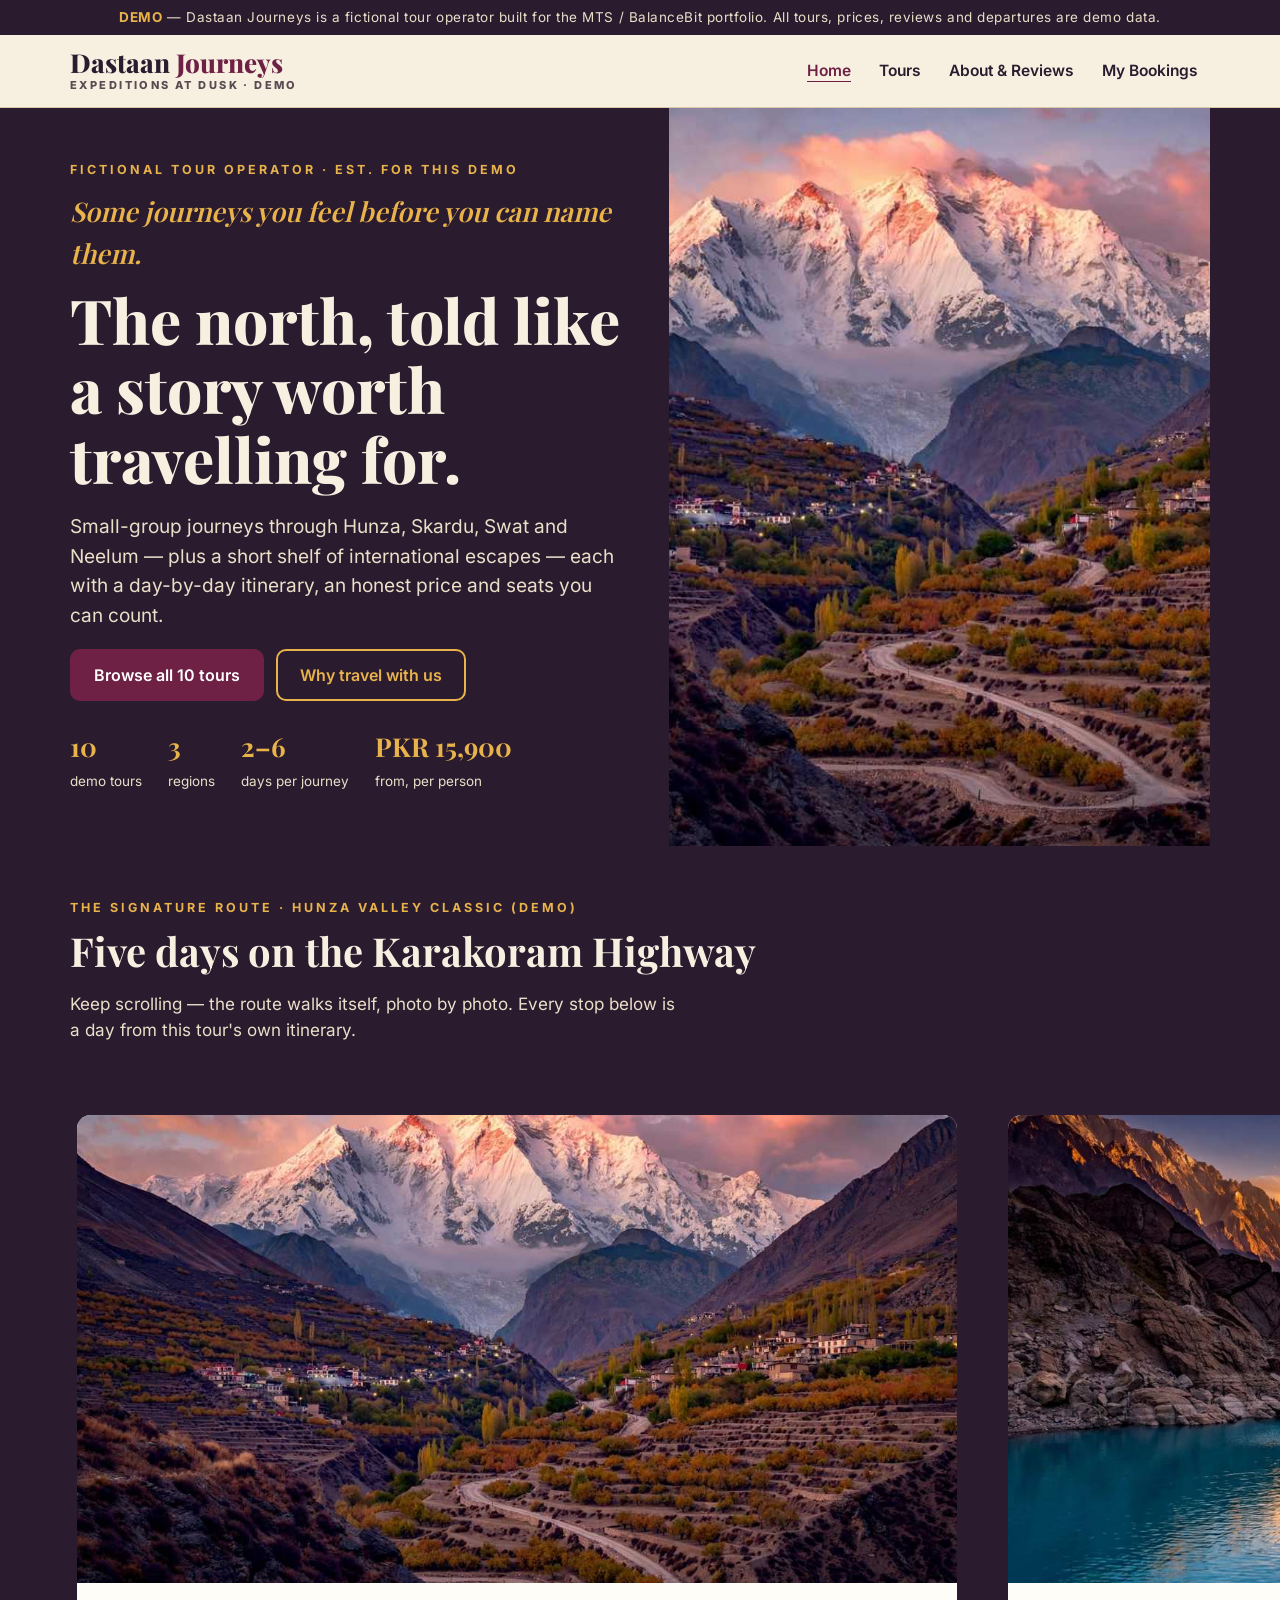
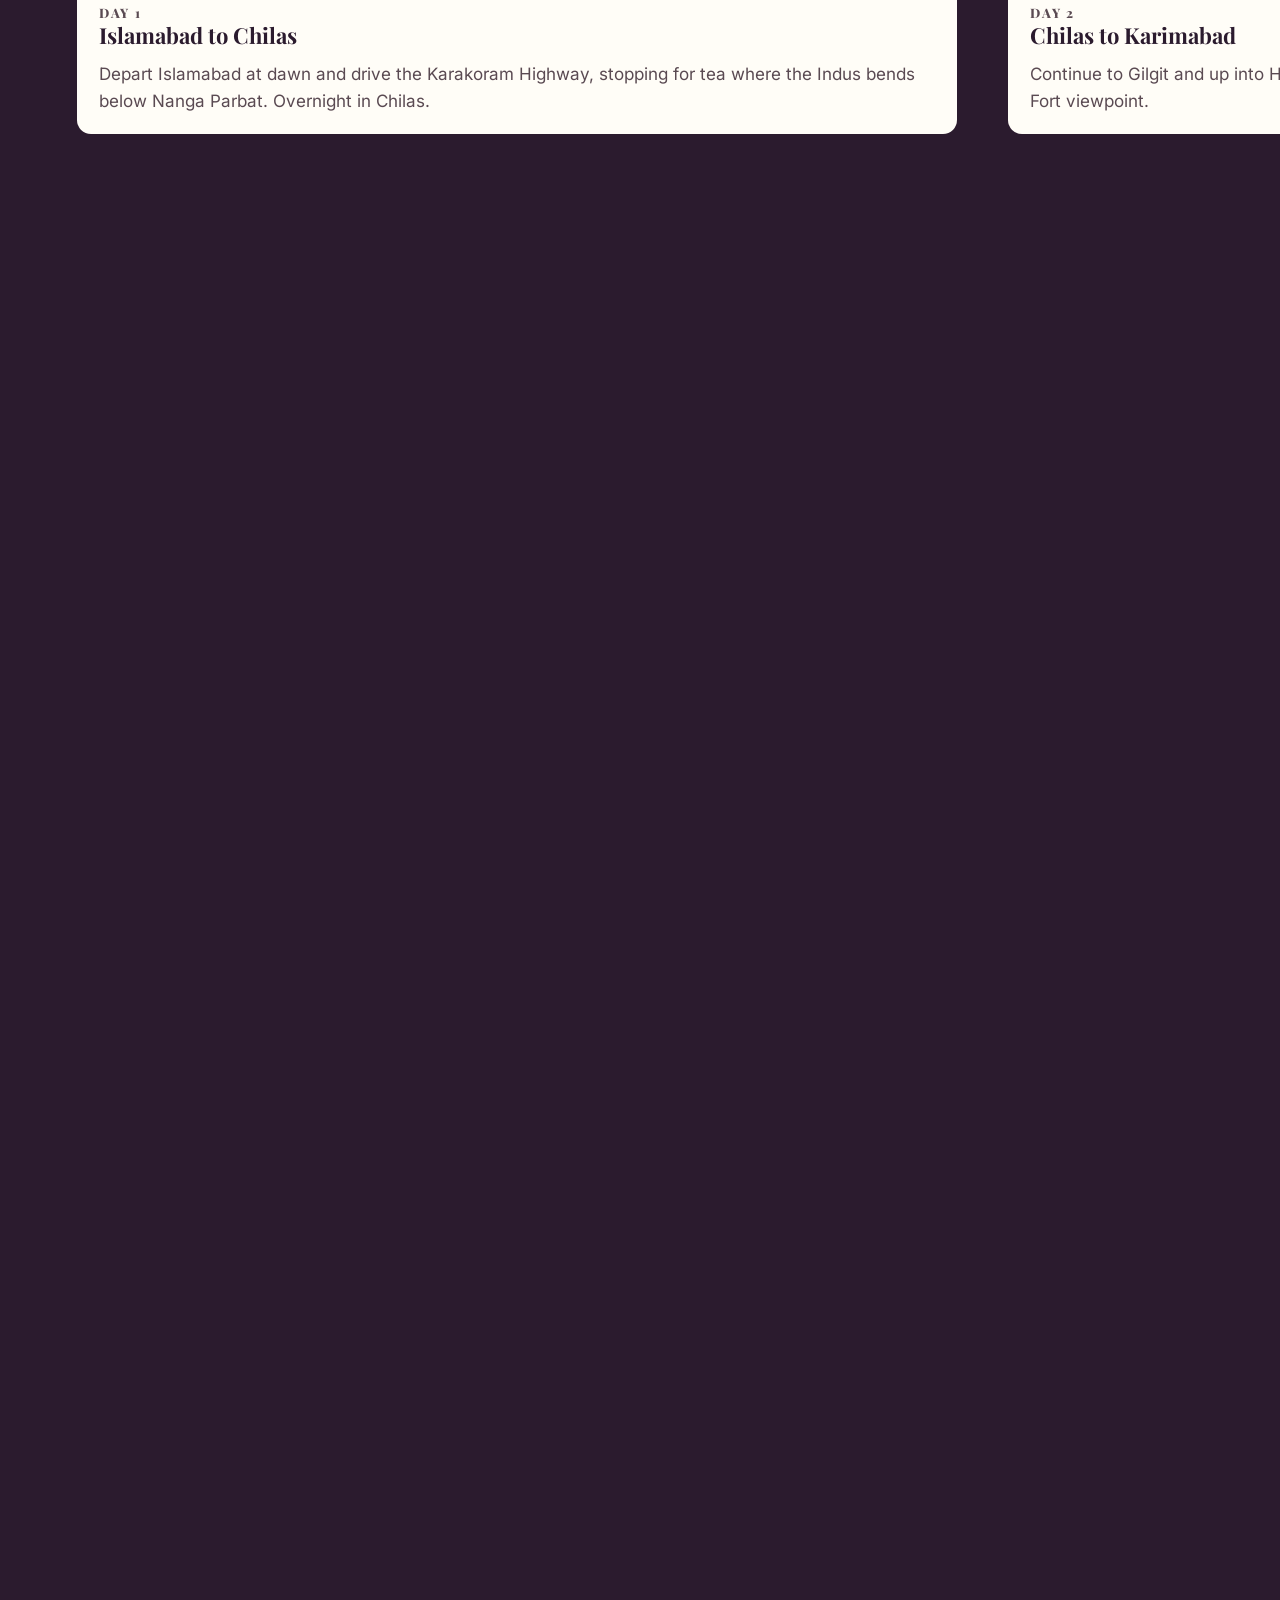
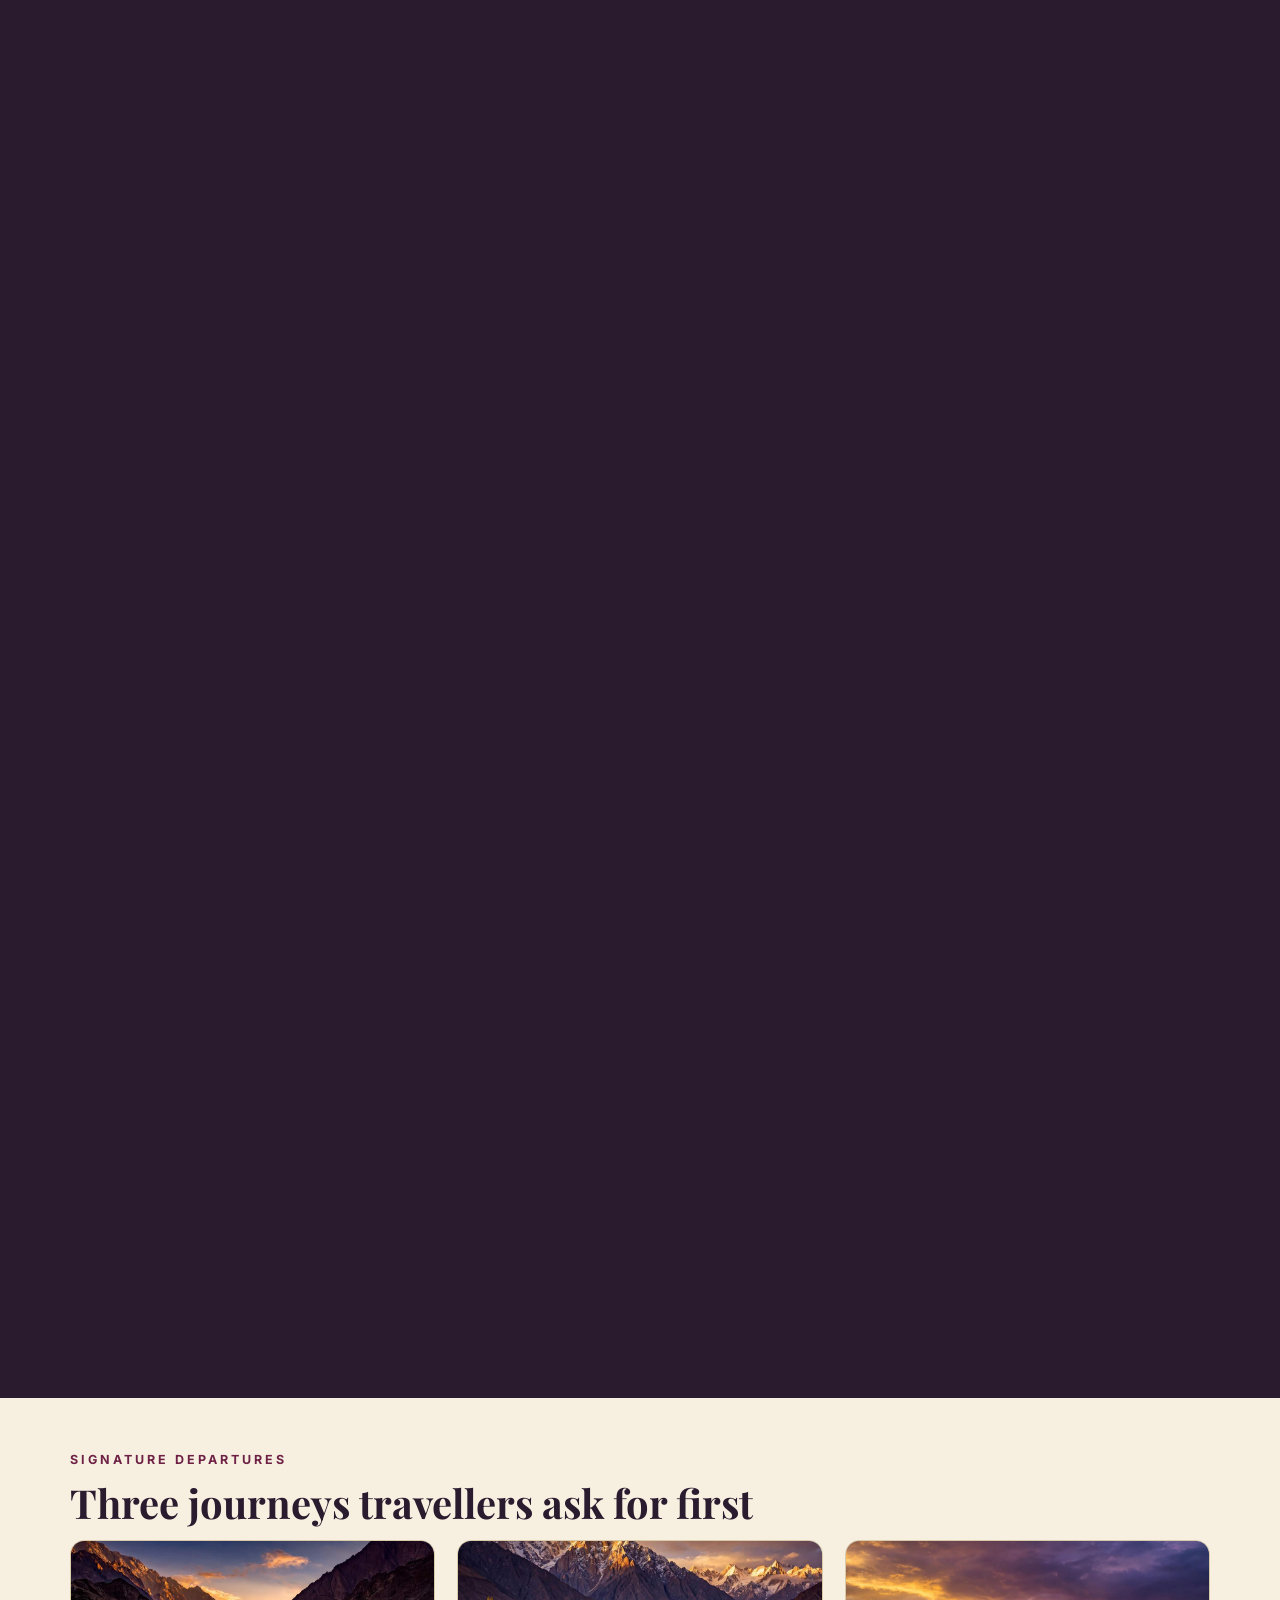
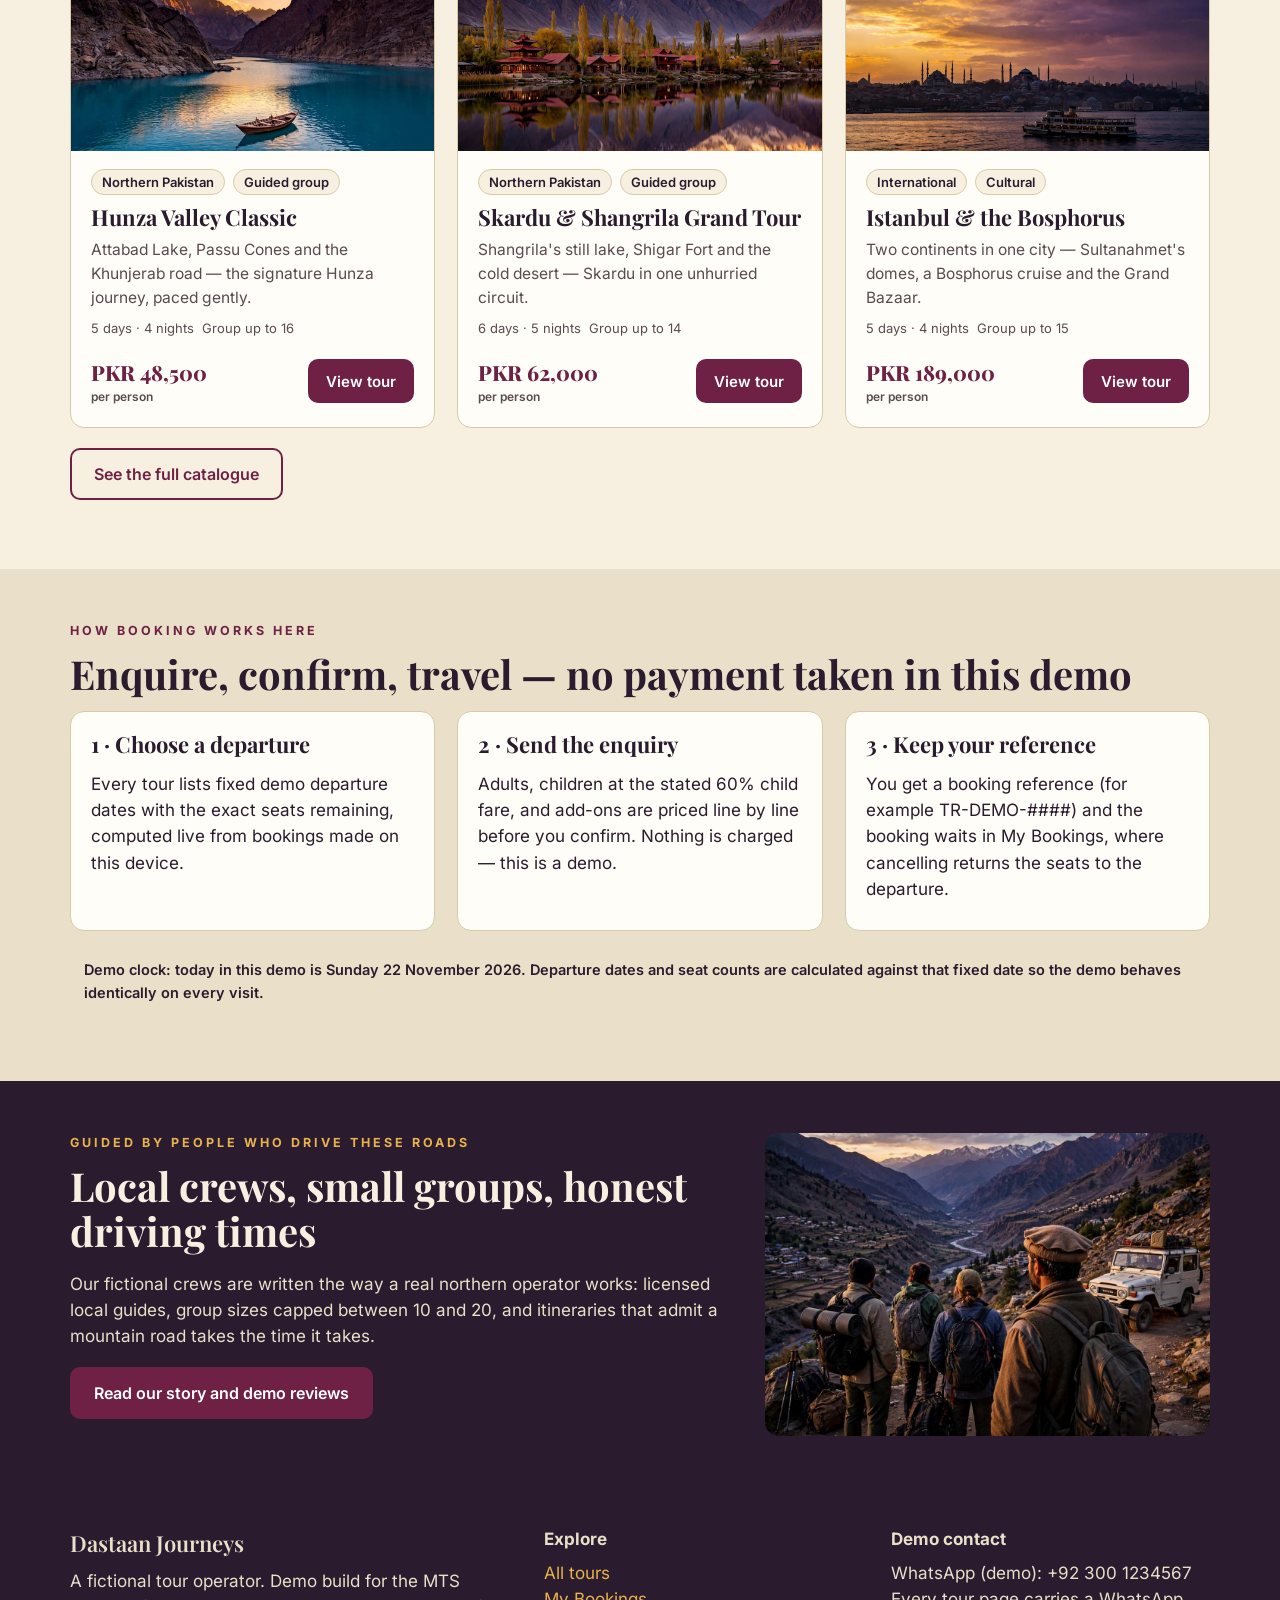
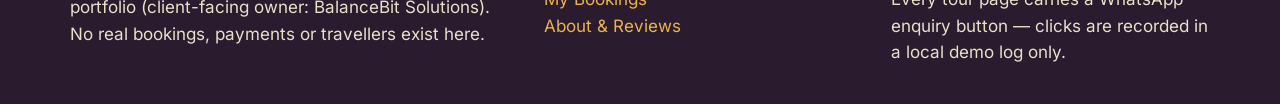
<file: index.html>
<!DOCTYPE html>
<html lang="en">
<head>
<meta charset="utf-8">
<meta name="viewport" content="width=device-width, initial-scale=1">
<title>Dastaan Journeys — Northern Pakistan & Beyond Tours (Demo)</title>
<meta name="description" content="DEMO portfolio site for a fictional tour operator: Hunza, Skardu, Swat, Neelum and international tours with day-by-day itineraries and a working booking enquiry flow.">
<link rel="icon" href="assets/favicon.svg" type="image/svg+xml">


<link rel="stylesheet" href="assets/fonts/fonts.css">
<link rel="stylesheet" href="assets/vendor/lenis.css">
<link rel="stylesheet" href="css/style.css">
</head>
<body>
<a class="skip" href="#main">Skip to content</a>
<div class="demo-bar"><strong>DEMO</strong> — Dastaan Journeys is a fictional tour operator built for the MTS / BalanceBit portfolio. All tours, prices, reviews and departures are demo data.</div>
<header class="site"><div class="wrap site-in">
  <a class="logo" href="index.html">Dastaan <em>Journeys</em><small>Expeditions at dusk · Demo</small></a>
  <nav class="main" aria-label="Main">
    <a href="index.html" aria-current="page">Home</a>
    <a href="tours.html">Tours</a>
    <a href="about.html">About &amp; Reviews</a>
    <a href="bookings.html" data-nav-bookings>My Bookings</a>
  </nav>
</div></header>
<main id="main">
  <section class="hero"><div class="wrap hero-in">
    <div class="hero-copy">
      <p class="eyebrow">Fictional tour operator · Est. for this demo</p>
      <p class="feeling">Some journeys you feel before you can name them.</p>
      <h1>The north, told like a story worth travelling for.</h1>
      <p class="lede">Small-group journeys through Hunza, Skardu, Swat and Neelum — plus a short shelf of international escapes — each with a day-by-day itinerary, an honest price and seats you can count.</p>
      <p style="display:flex;gap:12px;flex-wrap:wrap">
        <a class="btn" href="tours.html">Browse all 10 tours</a>
        <a class="btn ghost" style="color:var(--gold);border-color:var(--gold)" href="about.html">Why travel with us</a>
      </p>
      <div class="hero-stats">
        <div><strong>10</strong><span>demo tours</span></div>
        <div><strong>3</strong><span>regions</span></div>
        <div><strong>2–6</strong><span>days per journey</span></div>
        <div><strong>PKR 15,900</strong><span>from, per person</span></div>
      </div>
    </div>
    <img class="hero-img" src="assets/hero.jpg" alt="Dusk over the Hunza Valley with Rakaposhi above terraced villages — demo photograph">
  </div></section>

  <section class="band chapter" data-chapter aria-label="Hunza Valley Classic — the signature route, day by day (demo)">
    <div class="wrap">
      <p class="eyebrow">The signature route · Hunza Valley Classic (demo)</p>
      <h2>Five days on the Karakoram Highway</h2>
      <p class="chapter-hint">Keep scrolling — the route walks itself, photo by photo. Every stop below is a day from this tour's own itinerary.</p>
    </div>
    <div class="htrack-wrap"><div class="htrack">
      <article class="hpanel"><img src="assets/hero.jpg" alt="Dusk over the Hunza Valley with Rakaposhi above terraced villages — demo photograph"><div class="hpanel-copy"><p class="hday">Day 1</p><h3>Islamabad to Chilas</h3><p>Depart Islamabad at dawn and drive the Karakoram Highway, stopping for tea where the Indus bends below Nanga Parbat. Overnight in Chilas.</p></div></article>
      <article class="hpanel"><img src="assets/tour-hunza.jpg" alt="Hunza Valley terraces and peaks — demo photograph"><div class="hpanel-copy"><p class="hday">Day 2</p><h3>Chilas to Karimabad</h3><p>Continue to Gilgit and up into Hunza. Evening walk through Karimabad bazaar and sunset at the Baltit Fort viewpoint.</p></div></article>
      <article class="hpanel"><img src="assets/tour-hunza.jpg" alt="Attabad Lake and the Passu Cones — demo photograph" style="object-position:70% 50%"><div class="hpanel-copy"><p class="hday">Day 3</p><h3>Attabad Lake and Passu</h3><p>Boat on the turquoise water of Attabad Lake, cross the Hussaini suspension bridge and photograph the Passu Cones at golden hour.</p></div></article>
      <article class="hpanel"><img src="assets/guide.jpg" alt="Travellers and a guide looking over a northern Pakistan valley at dusk — demo photograph"><div class="hpanel-copy"><p class="hday">Day 4</p><h3>Khunjerab Pass day trip</h3><p>Drive to the Khunjerab Pass on the Pakistan–China border (4,693 m), the highest paved border crossing in the world, and return to Karimabad.</p></div></article>
      <article class="hpanel hpanel-end"><div class="hpanel-copy"><p class="hday">Day 5</p><h3>Karimabad to Islamabad</h3><p>Fly Gilgit to Islamabad (weather permitting) or drive the highway back, arriving in the evening.</p><p style="margin-top:14px"><a class="btn" href="tour.html?id=hunza-classic">See the full Hunza itinerary</a></p></div></article>
    </div></div>
  </section>

  <section class="band"><div class="wrap">
    <p class="eyebrow">Signature departures</p>
    <h2>Three journeys travellers ask for first</h2>
    <div class="grid" data-featured></div>
    <p style="margin-top:20px"><a class="btn ghost" href="tours.html">See the full catalogue</a></p>
  </div></section>

  <section class="band sand"><div class="wrap">
    <p class="eyebrow">How booking works here</p>
    <h2>Enquire, confirm, travel — no payment taken in this demo</h2>
    <div class="grid">
      <article class="review"><h3>1 · Choose a departure</h3><p>Every tour lists fixed demo departure dates with the exact seats remaining, computed live from bookings made on this device.</p></article>
      <article class="review"><h3>2 · Send the enquiry</h3><p>Adults, children at the stated 60% child fare, and add-ons are priced line by line before you confirm. Nothing is charged — this is a demo.</p></article>
      <article class="review"><h3>3 · Keep your reference</h3><p>You get a booking reference (for example TR-DEMO-####) and the booking waits in My Bookings, where cancelling returns the seats to the departure.</p></article>
    </div>
    <p class="clock-note" style="margin-top:18px">Demo clock: today in this demo is <span data-clock></span>. Departure dates and seat counts are calculated against that fixed date so the demo behaves identically on every visit.</p>
  </div></section>

  <section class="band dark"><div class="wrap cols">
    <div>
      <p class="eyebrow">Guided by people who drive these roads</p>
      <h2>Local crews, small groups, honest driving times</h2>
      <p>Our fictional crews are written the way a real northern operator works: licensed local guides, group sizes capped between 10 and 20, and itineraries that admit a mountain road takes the time it takes.</p>
      <p><a class="btn" href="about.html">Read our story and demo reviews</a></p>
    </div>
    <img src="assets/guide.jpg" alt="Travellers and a guide looking over a northern Pakistan valley at dusk — demo photograph" style="border-radius:14px;width:100%;height:100%;object-fit:cover;min-height:260px">
  </div></section>
</main>
<footer class="site"><div class="wrap cols">
  <div><p style="font-family:var(--serif);font-size:22px;margin:0 0 8px">Dastaan Journeys</p>
  <p style="margin:0">A fictional tour operator. Demo build for the MTS portfolio (client-facing owner: BalanceBit Solutions). No real bookings, payments or travellers exist here.</p></div>
  <div><p style="font-weight:700;margin:0 0 8px">Explore</p>
  <p style="margin:0"><a href="tours.html">All tours</a><br><a href="bookings.html">My Bookings</a><br><a href="about.html">About &amp; Reviews</a></p></div>
  <div><p style="font-weight:700;margin:0 0 8px">Demo contact</p>
  <p style="margin:0">WhatsApp (demo): +92 300 1234567<br>Every tour page carries a WhatsApp enquiry button — clicks are recorded in a local demo log only.</p></div>
</div></footer>
<script src="js/logic.js"></script>
<script src="js/site.js"></script>
<script src="assets/vendor/lenis.min.js" defer></script>
<script src="assets/vendor/gsap.min.js" defer></script>
<script src="assets/vendor/ScrollTrigger.min.js" defer></script>
<script src="js/premium.js" defer></script>
<script>
  document.querySelector("[data-clock]").textContent = window.TravelLogic.DEMO_TODAY_LABEL;
  var picks = ["hunza-classic", "skardu-grand", "istanbul-bosphorus"];
  document.querySelector("[data-featured]").innerHTML = picks.map(function (id) { return TR.cardHTML(TravelLogic.getTour(id)); }).join("");
</script>
</body>
</html>
</file>
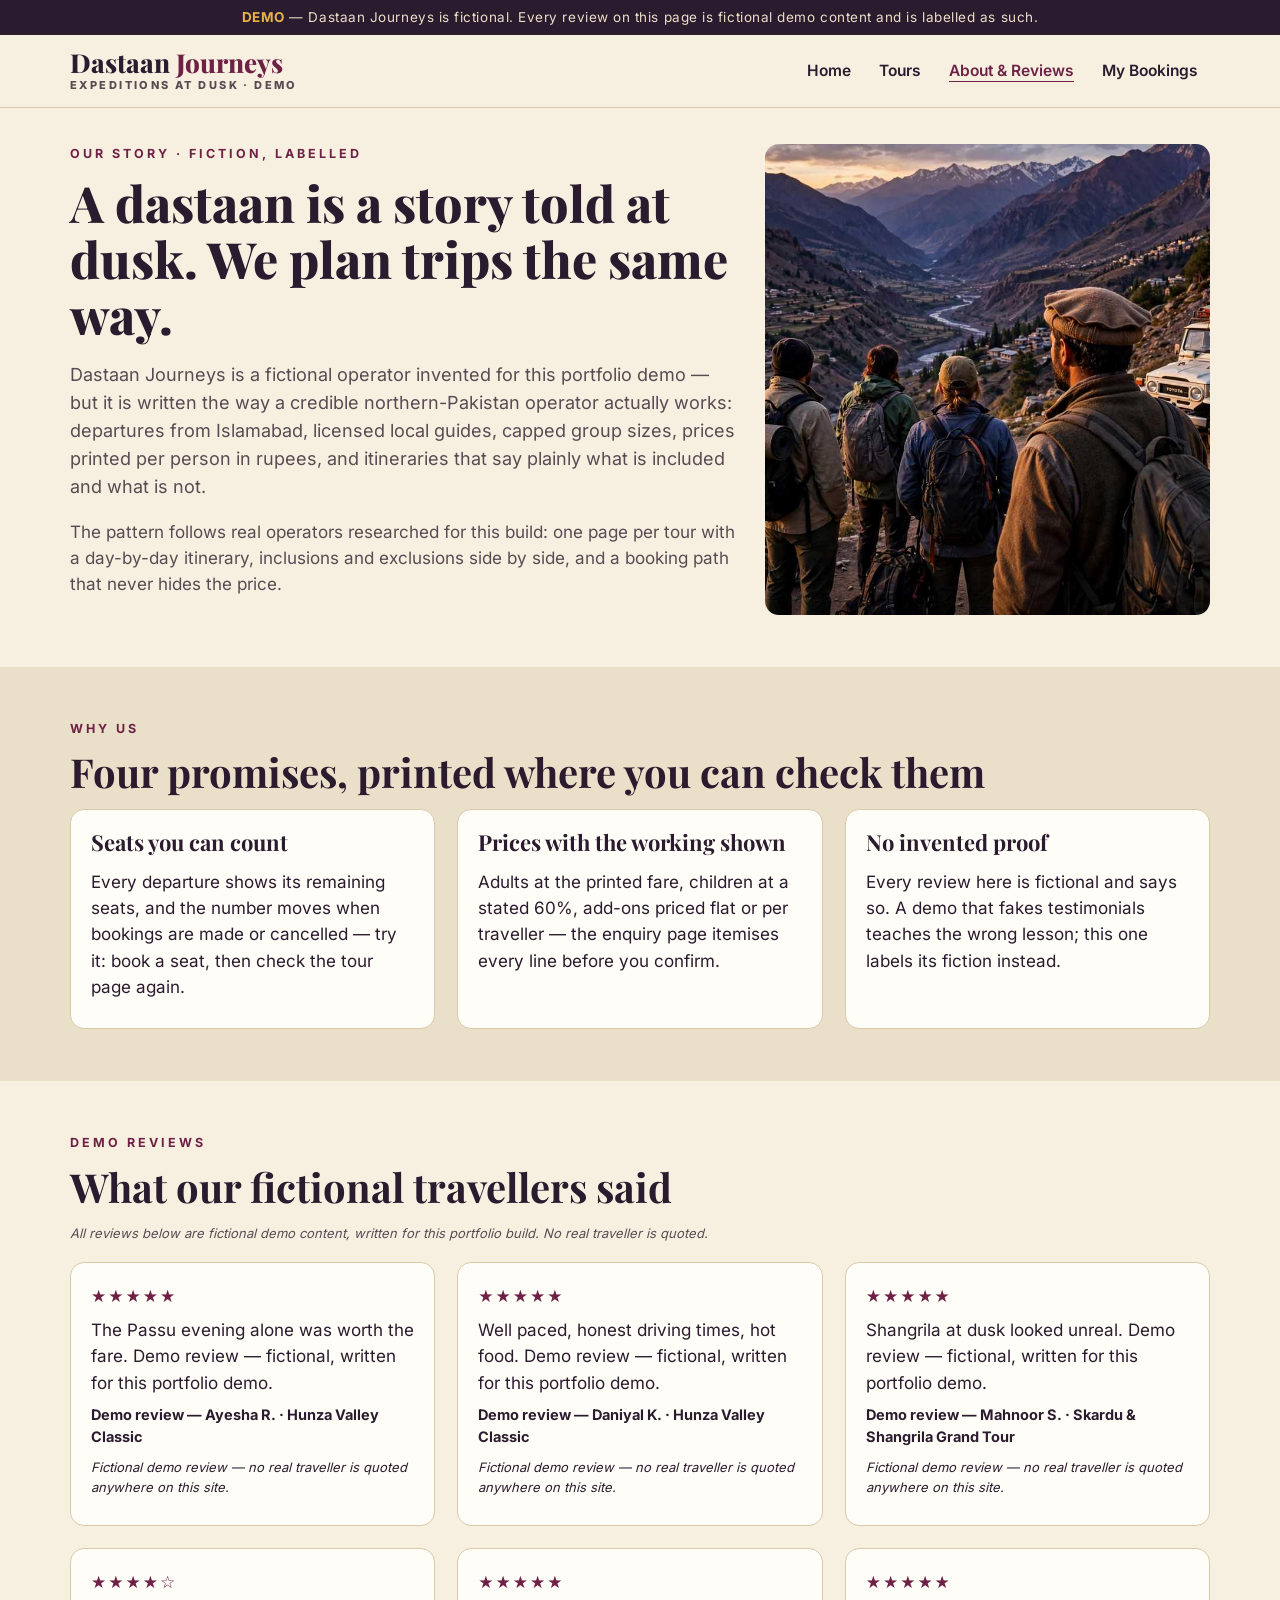
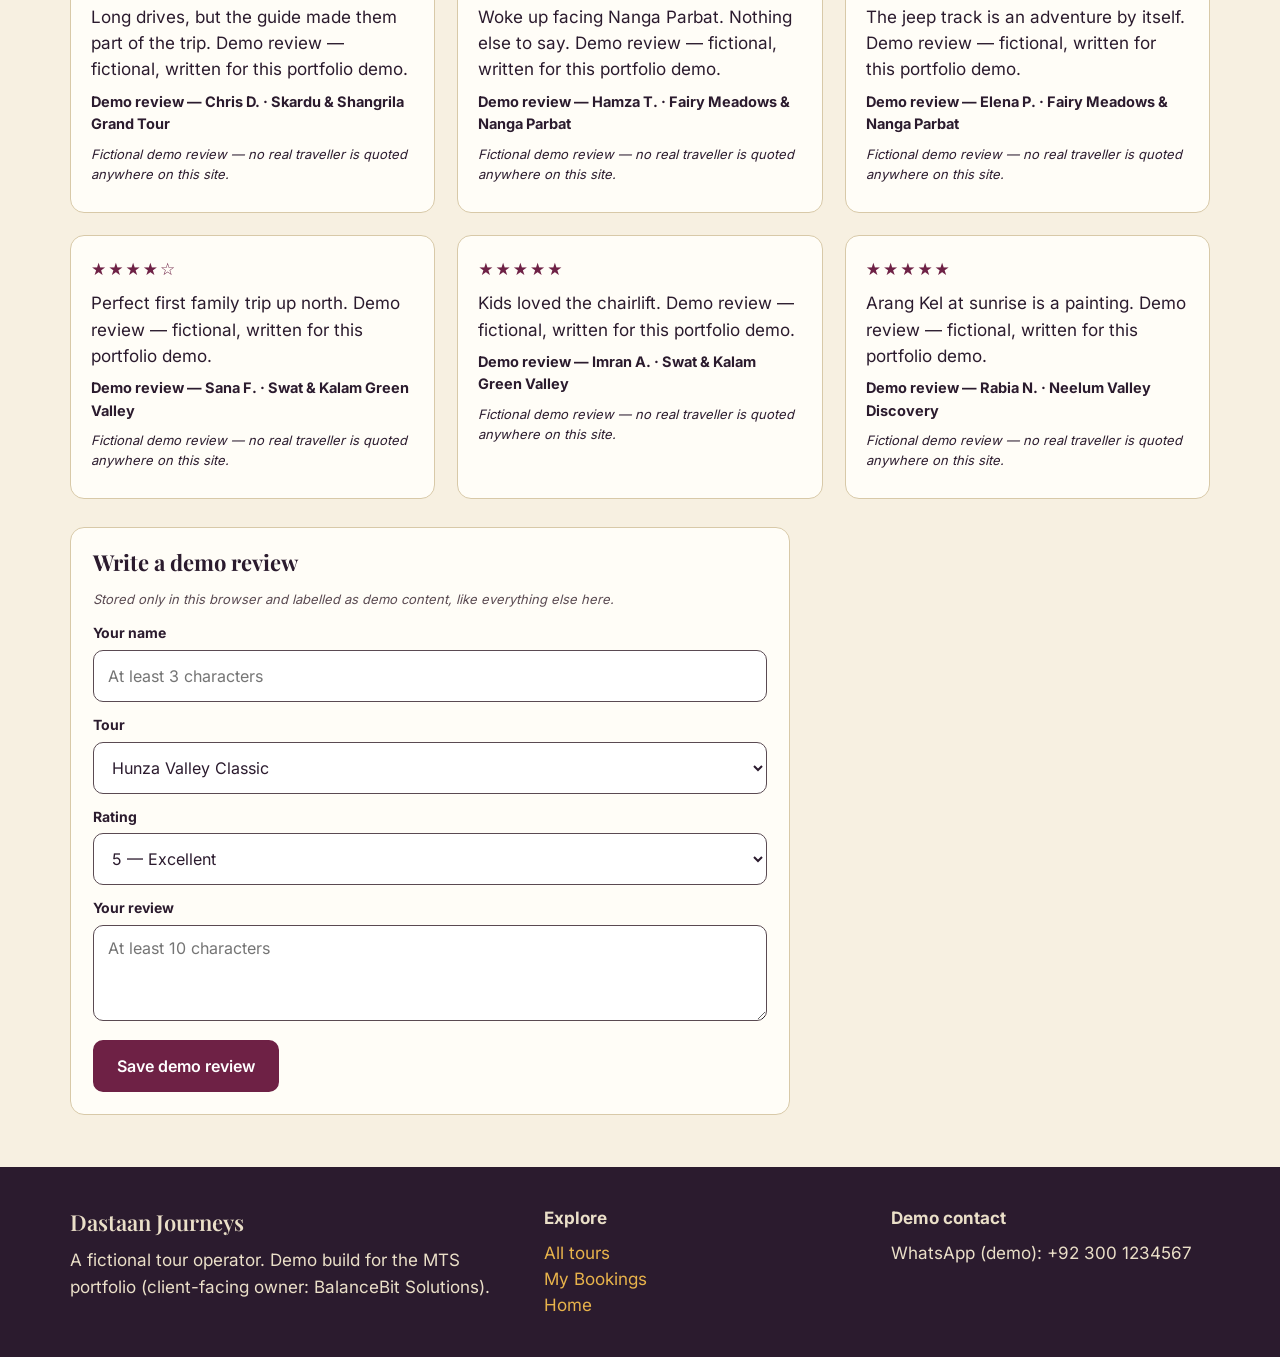
<file: about.html>
<!DOCTYPE html>
<html lang="en">
<head>
<meta charset="utf-8">
<meta name="viewport" content="width=device-width, initial-scale=1">
<title>About &amp; Reviews — Dastaan Journeys (Demo)</title>
<meta name="description" content="DEMO: the fictional story of Dastaan Journeys, why travellers (in this fiction) choose it, and clearly labelled fictional demo reviews.">
<link rel="icon" href="assets/favicon.svg" type="image/svg+xml">


<link rel="stylesheet" href="assets/fonts/fonts.css">
<link rel="stylesheet" href="css/style.css">
</head>
<body>
<a class="skip" href="#main">Skip to content</a>
<div class="demo-bar"><strong>DEMO</strong> — Dastaan Journeys is fictional. Every review on this page is fictional demo content and is labelled as such.</div>
<header class="site"><div class="wrap site-in">
  <a class="logo" href="index.html">Dastaan <em>Journeys</em><small>Expeditions at dusk · Demo</small></a>
  <nav class="main" aria-label="Main">
    <a href="index.html">Home</a>
    <a href="tours.html">Tours</a>
    <a href="about.html" aria-current="page">About &amp; Reviews</a>
    <a href="bookings.html" data-nav-bookings>My Bookings</a>
  </nav>
</div></header>
<main id="main">
  <section class="band" style="padding-top:36px"><div class="wrap cols">
    <div>
      <p class="eyebrow">Our story · Fiction, labelled</p>
      <h1 style="font-size:clamp(34px,4.6vw,50px)">A dastaan is a story told at dusk. We plan trips the same way.</h1>
      <p style="color:var(--muted);font-size:18px">Dastaan Journeys is a fictional operator invented for this portfolio demo — but it is written the way a credible northern-Pakistan operator actually works: departures from Islamabad, licensed local guides, capped group sizes, prices printed per person in rupees, and itineraries that say plainly what is included and what is not.</p>
      <p style="color:var(--muted)">The pattern follows real operators researched for this build: one page per tour with a day-by-day itinerary, inclusions and exclusions side by side, and a booking path that never hides the price.</p>
    </div>
    <img src="assets/guide.jpg" alt="Travellers and a guide above a northern valley at dusk — demo photograph" style="border-radius:14px;width:100%;height:100%;object-fit:cover;min-height:280px">
  </div></section>

  <section class="band sand"><div class="wrap">
    <p class="eyebrow">Why us</p>
    <h2>Four promises, printed where you can check them</h2>
    <div class="grid">
      <article class="review"><h3>Seats you can count</h3><p>Every departure shows its remaining seats, and the number moves when bookings are made or cancelled — try it: book a seat, then check the tour page again.</p></article>
      <article class="review"><h3>Prices with the working shown</h3><p>Adults at the printed fare, children at a stated 60%, add-ons priced flat or per traveller — the enquiry page itemises every line before you confirm.</p></article>
      <article class="review"><h3>No invented proof</h3><p>Every review here is fictional and says so. A demo that fakes testimonials teaches the wrong lesson; this one labels its fiction instead.</p></article>
    </div>
  </div></section>

  <section class="band"><div class="wrap">
    <p class="eyebrow">Demo reviews</p>
    <h2>What our fictional travellers said</h2>
    <p class="demo-note" style="margin-bottom:18px">All reviews below are fictional demo content, written for this portfolio build. No real traveller is quoted.</p>
    <div class="grid" data-reviews></div>

    <div class="panel" style="margin-top:28px;max-width:720px">
      <h3 style="margin-top:0">Write a demo review</h3>
      <p class="demo-note">Stored only in this browser and labelled as demo content, like everything else here.</p>
      <form data-review-form novalidate style="display:grid;gap:12px">
        <div><label class="flabel" for="r-name">Your name</label>
          <input type="text" id="r-name" data-r-name placeholder="At least 3 characters">
          <p class="err" data-r-error="name"></p></div>
        <div><label class="flabel" for="r-tour">Tour</label>
          <select id="r-tour" data-r-tour></select></div>
        <div><label class="flabel" for="r-rating">Rating</label>
          <select id="r-rating" data-r-rating>
            <option value="5">5 — Excellent</option><option value="4">4 — Good</option>
            <option value="3">3 — Mixed</option><option value="2">2 — Poor</option><option value="1">1 — Bad</option>
          </select></div>
        <div><label class="flabel" for="r-text">Your review</label>
          <textarea id="r-text" data-r-text placeholder="At least 10 characters"></textarea>
          <p class="err" data-r-error="text"></p></div>
        <p style="margin:0"><button class="btn" type="submit">Save demo review</button></p>
      </form>
    </div>
  </div></section>
</main>
<footer class="site"><div class="wrap cols">
  <div><p style="font-family:var(--serif);font-size:22px;margin:0 0 8px">Dastaan Journeys</p>
  <p style="margin:0">A fictional tour operator. Demo build for the MTS portfolio (client-facing owner: BalanceBit Solutions).</p></div>
  <div><p style="font-weight:700;margin:0 0 8px">Explore</p>
  <p style="margin:0"><a href="tours.html">All tours</a><br><a href="bookings.html">My Bookings</a><br><a href="index.html">Home</a></p></div>
  <div><p style="font-weight:700;margin:0 0 8px">Demo contact</p>
  <p style="margin:0">WhatsApp (demo): +92 300 1234567</p></div>
</div></footer>
<script src="js/logic.js"></script>
<script src="js/site.js"></script>
<script>
(function () {
  "use strict";
  var L = window.TravelLogic, host = document.querySelector("[data-reviews]");
  function stored() { try { return JSON.parse(localStorage.getItem("tr_reviews") || "[]"); } catch (e) { return []; } }
  function render() {
    var base = [];
    L.TOURS.forEach(function (t) { t.reviews.forEach(function (r) { base.push({ r: r, tour: t.title }); }); });
    var mine = stored().map(function (r) { return { r: r, tour: (L.getTour(r.tourId) || {}).title || "" }; });
    host.innerHTML = mine.concat(base).slice(0, 9).map(function (x) { return TR.reviewHTML(x.r, x.tour); }).join("");
  }
  var sel = document.querySelector("[data-r-tour]");
  sel.innerHTML = L.TOURS.map(function (t) { return '<option value="' + t.id + '">' + t.title + '</option>'; }).join("");
  document.querySelector("[data-review-form]").addEventListener("submit", function (e) {
    e.preventDefault();
    var name = document.querySelector("[data-r-name]").value.trim(), text = document.querySelector("[data-r-text]").value.trim();
    var ok = true;
    var en = document.querySelector('[data-r-error="name"]'), et = document.querySelector('[data-r-error="text"]');
    en.textContent = name.length < 3 ? "Enter your name (at least 3 characters)." : "";
    et.textContent = text.length < 10 ? "Write a little more — a review needs at least 10 characters." : "";
    if (name.length < 3 || text.length < 10) ok = false;
    if (!ok) return;
    var all = stored();
    all.unshift({ name: "Demo review — " + name, rating: parseInt(document.querySelector("[data-r-rating]").value, 10), text: text + " (Demo review — written on this device.)", tourId: sel.value });
    localStorage.setItem("tr_reviews", JSON.stringify(all));
    document.querySelector("[data-r-name]").value = ""; document.querySelector("[data-r-text]").value = "";
    render();
  });
  render();
})();
</script>
</body>
</html>
</file>
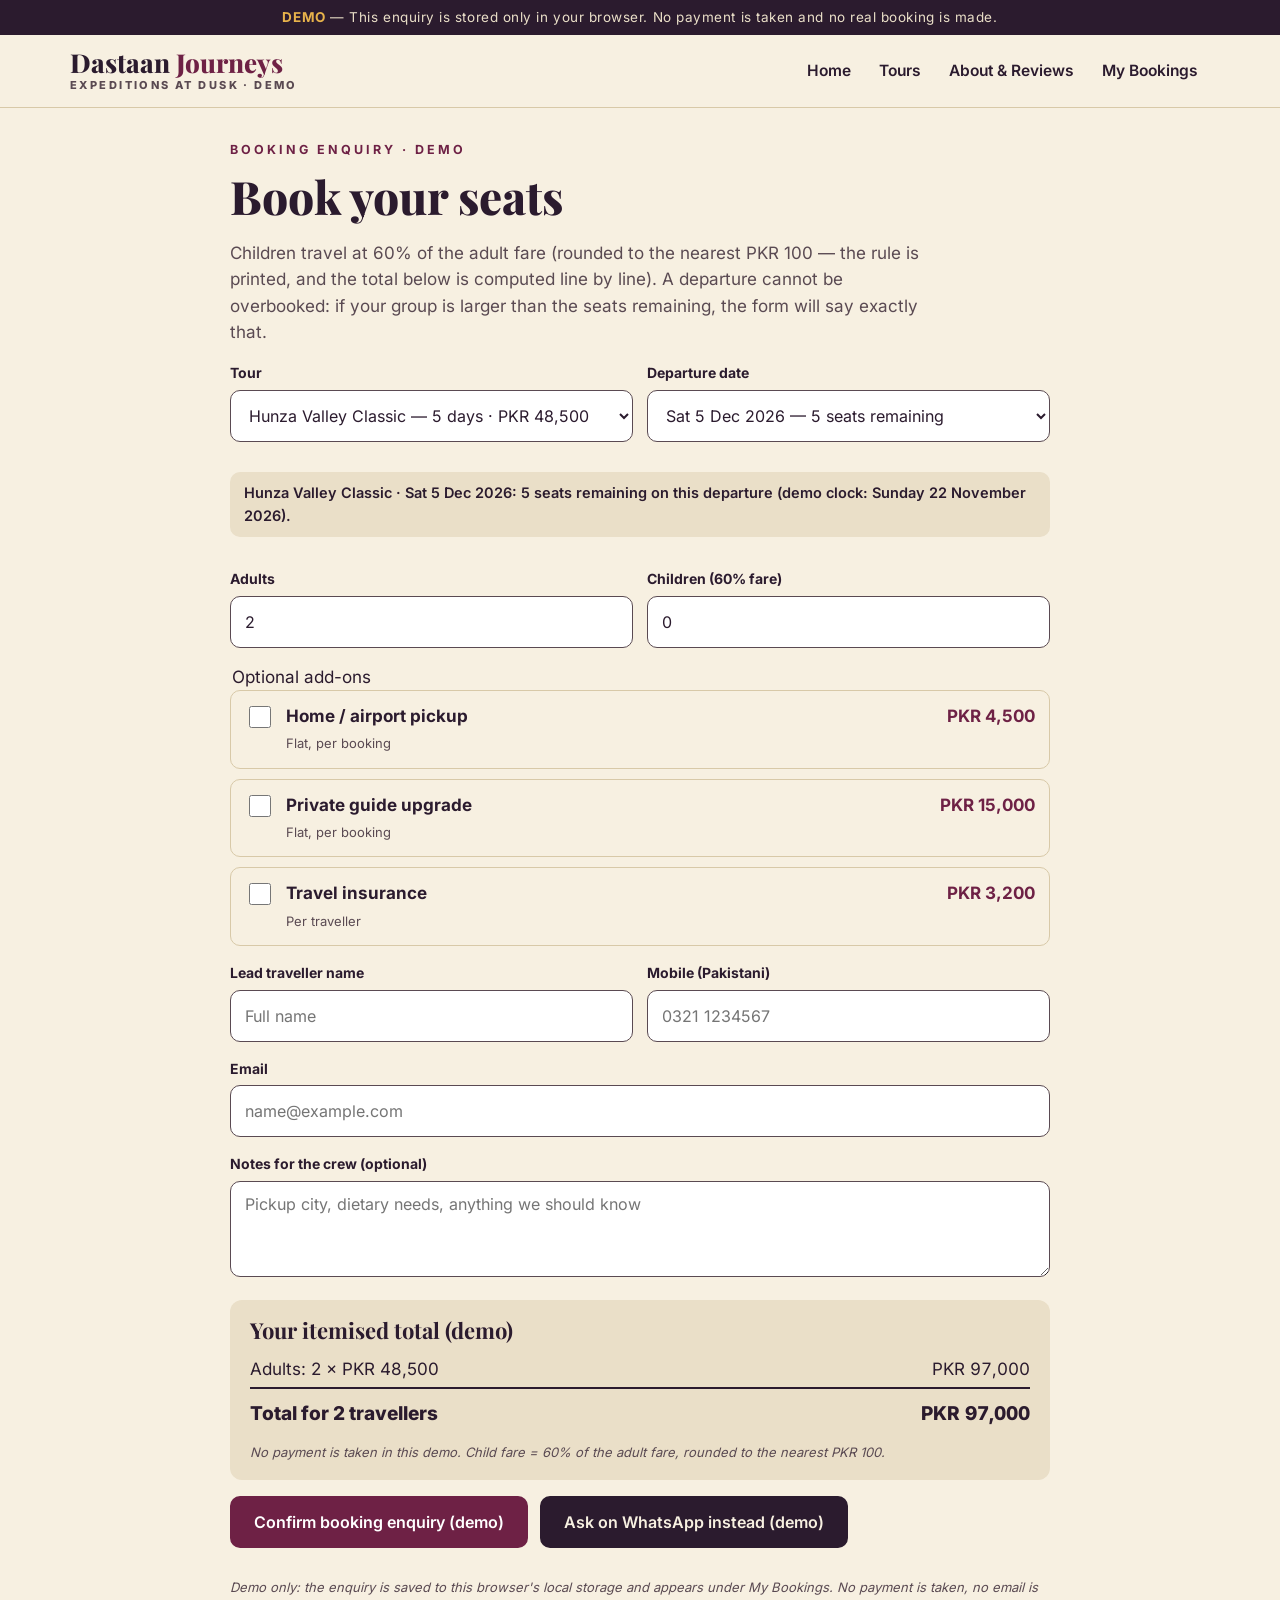
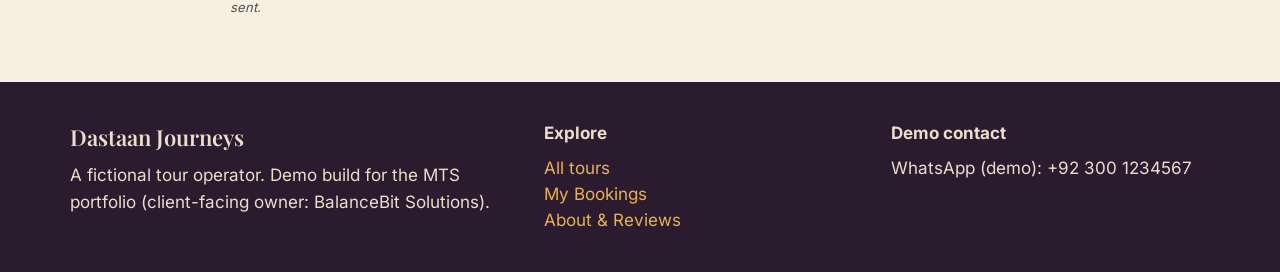
<file: book.html>
<!DOCTYPE html>
<html lang="en">
<head>
<meta charset="utf-8">
<meta name="viewport" content="width=device-width, initial-scale=1">
<title>Booking Enquiry — Dastaan Journeys (Demo)</title>
<meta name="description" content="DEMO booking enquiry: pick a tour and departure, count travellers, add extras, and get an itemised total with a demo booking reference. No payment is taken.">
<link rel="icon" href="assets/favicon.svg" type="image/svg+xml">


<link rel="stylesheet" href="assets/fonts/fonts.css">
<link rel="stylesheet" href="css/style.css">
</head>
<body>
<a class="skip" href="#main">Skip to content</a>
<div class="demo-bar"><strong>DEMO</strong> — This enquiry is stored only in your browser. No payment is taken and no real booking is made.</div>
<header class="site"><div class="wrap site-in">
  <a class="logo" href="index.html">Dastaan <em>Journeys</em><small>Expeditions at dusk · Demo</small></a>
  <nav class="main" aria-label="Main">
    <a href="index.html">Home</a>
    <a href="tours.html">Tours</a>
    <a href="about.html">About &amp; Reviews</a>
    <a href="bookings.html" data-nav-bookings>My Bookings</a>
  </nav>
</div></header>
<main id="main"><div class="wrap" style="padding-top:32px;padding-bottom:52px;max-width:860px">
  <p class="eyebrow">Booking enquiry · Demo</p>
  <h1 style="font-size:clamp(32px,4.4vw,46px)">Book your seats</h1>
  <p style="color:var(--muted);max-width:42em">Children travel at 60% of the adult fare (rounded to the nearest PKR 100 — the rule is printed, and the total below is computed line by line). A departure cannot be overbooked: if your group is larger than the seats remaining, the form will say exactly that.</p>

  <form class="book" data-form novalidate>
    <div class="frow">
      <div><label class="flabel" for="b-tour">Tour</label>
        <select id="b-tour" data-tour></select>
        <p class="err" data-error-for="tour"></p></div>
      <div><label class="flabel" for="b-date">Departure date</label>
        <select id="b-date" data-date></select>
        <p class="err" data-error-for="date"></p></div>
    </div>
    <p class="clock-note" data-seats-note aria-live="polite"></p>
    <div class="frow">
      <div><label class="flabel" for="b-adults">Adults</label>
        <input type="number" id="b-adults" data-adults min="1" max="20" value="2" inputmode="numeric"></div>
      <div><label class="flabel" for="b-children">Children (60% fare)</label>
        <input type="number" id="b-children" data-children min="0" max="20" value="0" inputmode="numeric"></div>
    </div>
    <p class="err" data-error-for="capacity"></p>
    <fieldset style="border:0;padding:0;margin:0">
      <legend class="flabel">Optional add-ons</legend>
      <div style="display:grid;gap:10px" data-addons></div>
    </fieldset>
    <div class="frow">
      <div><label class="flabel" for="b-name">Lead traveller name</label>
        <input type="text" id="b-name" data-name autocomplete="name" placeholder="Full name">
        <p class="err" data-error-for="name"></p></div>
      <div><label class="flabel" for="b-phone">Mobile (Pakistani)</label>
        <input type="tel" id="b-phone" data-phone autocomplete="tel" placeholder="0321 1234567">
        <p class="err" data-error-for="phone"></p></div>
    </div>
    <div><label class="flabel" for="b-email">Email</label>
      <input type="email" id="b-email" data-email autocomplete="email" placeholder="name@example.com">
      <p class="err" data-error-for="email"></p></div>
    <div><label class="flabel" for="b-notes">Notes for the crew (optional)</label>
      <textarea id="b-notes" data-notes placeholder="Pickup city, dietary needs, anything we should know"></textarea></div>

    <div class="quote" data-quote aria-live="polite"></div>
    <p style="display:flex;gap:12px;flex-wrap:wrap;margin:0">
      <button class="btn" type="submit">Confirm booking enquiry (demo)</button>
      <button class="btn wa" type="button" data-wa>Ask on WhatsApp instead (demo)</button>
    </p>
    <p class="demo-note">Demo only: the enquiry is saved to this browser's local storage and appears under My Bookings. No payment is taken, no email is sent.</p>
  </form>
  <div data-confirmation hidden></div>
</div></main>
<footer class="site"><div class="wrap cols">
  <div><p style="font-family:var(--serif);font-size:22px;margin:0 0 8px">Dastaan Journeys</p>
  <p style="margin:0">A fictional tour operator. Demo build for the MTS portfolio (client-facing owner: BalanceBit Solutions).</p></div>
  <div><p style="font-weight:700;margin:0 0 8px">Explore</p>
  <p style="margin:0"><a href="tours.html">All tours</a><br><a href="bookings.html">My Bookings</a><br><a href="about.html">About &amp; Reviews</a></p></div>
  <div><p style="font-weight:700;margin:0 0 8px">Demo contact</p>
  <p style="margin:0">WhatsApp (demo): +92 300 1234567</p></div>
</div></footer>
<script src="js/logic.js"></script>
<script src="js/site.js"></script>
<script src="js/book.js"></script>
</body>
</html>
</file>
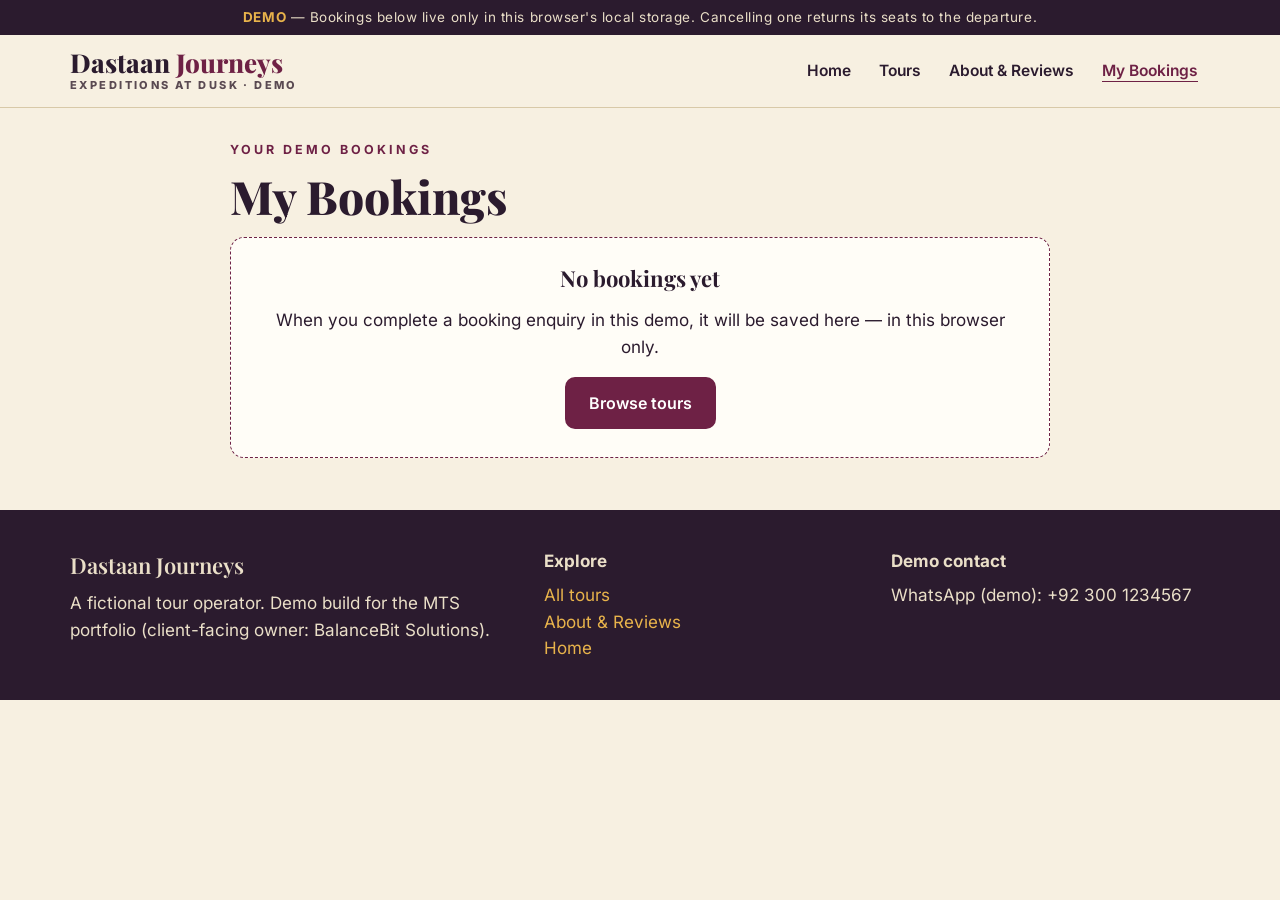
<file: bookings.html>
<!DOCTYPE html>
<html lang="en">
<head>
<meta charset="utf-8">
<meta name="viewport" content="width=device-width, initial-scale=1">
<title>My Bookings — Dastaan Journeys (Demo)</title>
<meta name="description" content="DEMO bookings saved in this browser only. Cancel a booking and its seats return to the departure, live.">
<link rel="icon" href="assets/favicon.svg" type="image/svg+xml">


<link rel="stylesheet" href="assets/fonts/fonts.css">
<link rel="stylesheet" href="css/style.css">
</head>
<body>
<a class="skip" href="#main">Skip to content</a>
<div class="demo-bar"><strong>DEMO</strong> — Bookings below live only in this browser's local storage. Cancelling one returns its seats to the departure.</div>
<header class="site"><div class="wrap site-in">
  <a class="logo" href="index.html">Dastaan <em>Journeys</em><small>Expeditions at dusk · Demo</small></a>
  <nav class="main" aria-label="Main">
    <a href="index.html">Home</a>
    <a href="tours.html">Tours</a>
    <a href="about.html">About &amp; Reviews</a>
    <a href="bookings.html" aria-current="page" data-nav-bookings>My Bookings</a>
  </nav>
</div></header>
<main id="main"><div class="wrap" style="padding-top:32px;padding-bottom:52px;max-width:860px">
  <p class="eyebrow">Your demo bookings</p>
  <h1 style="font-size:clamp(32px,4.4vw,46px)">My Bookings</h1>
  <div data-bookings></div>
</div></main>
<footer class="site"><div class="wrap cols">
  <div><p style="font-family:var(--serif);font-size:22px;margin:0 0 8px">Dastaan Journeys</p>
  <p style="margin:0">A fictional tour operator. Demo build for the MTS portfolio (client-facing owner: BalanceBit Solutions).</p></div>
  <div><p style="font-weight:700;margin:0 0 8px">Explore</p>
  <p style="margin:0"><a href="tours.html">All tours</a><br><a href="about.html">About &amp; Reviews</a><br><a href="index.html">Home</a></p></div>
  <div><p style="font-weight:700;margin:0 0 8px">Demo contact</p>
  <p style="margin:0">WhatsApp (demo): +92 300 1234567</p></div>
</div></footer>
<script src="js/logic.js"></script>
<script src="js/site.js"></script>
<script src="js/bookings.js"></script>
</body>
</html>
</file>
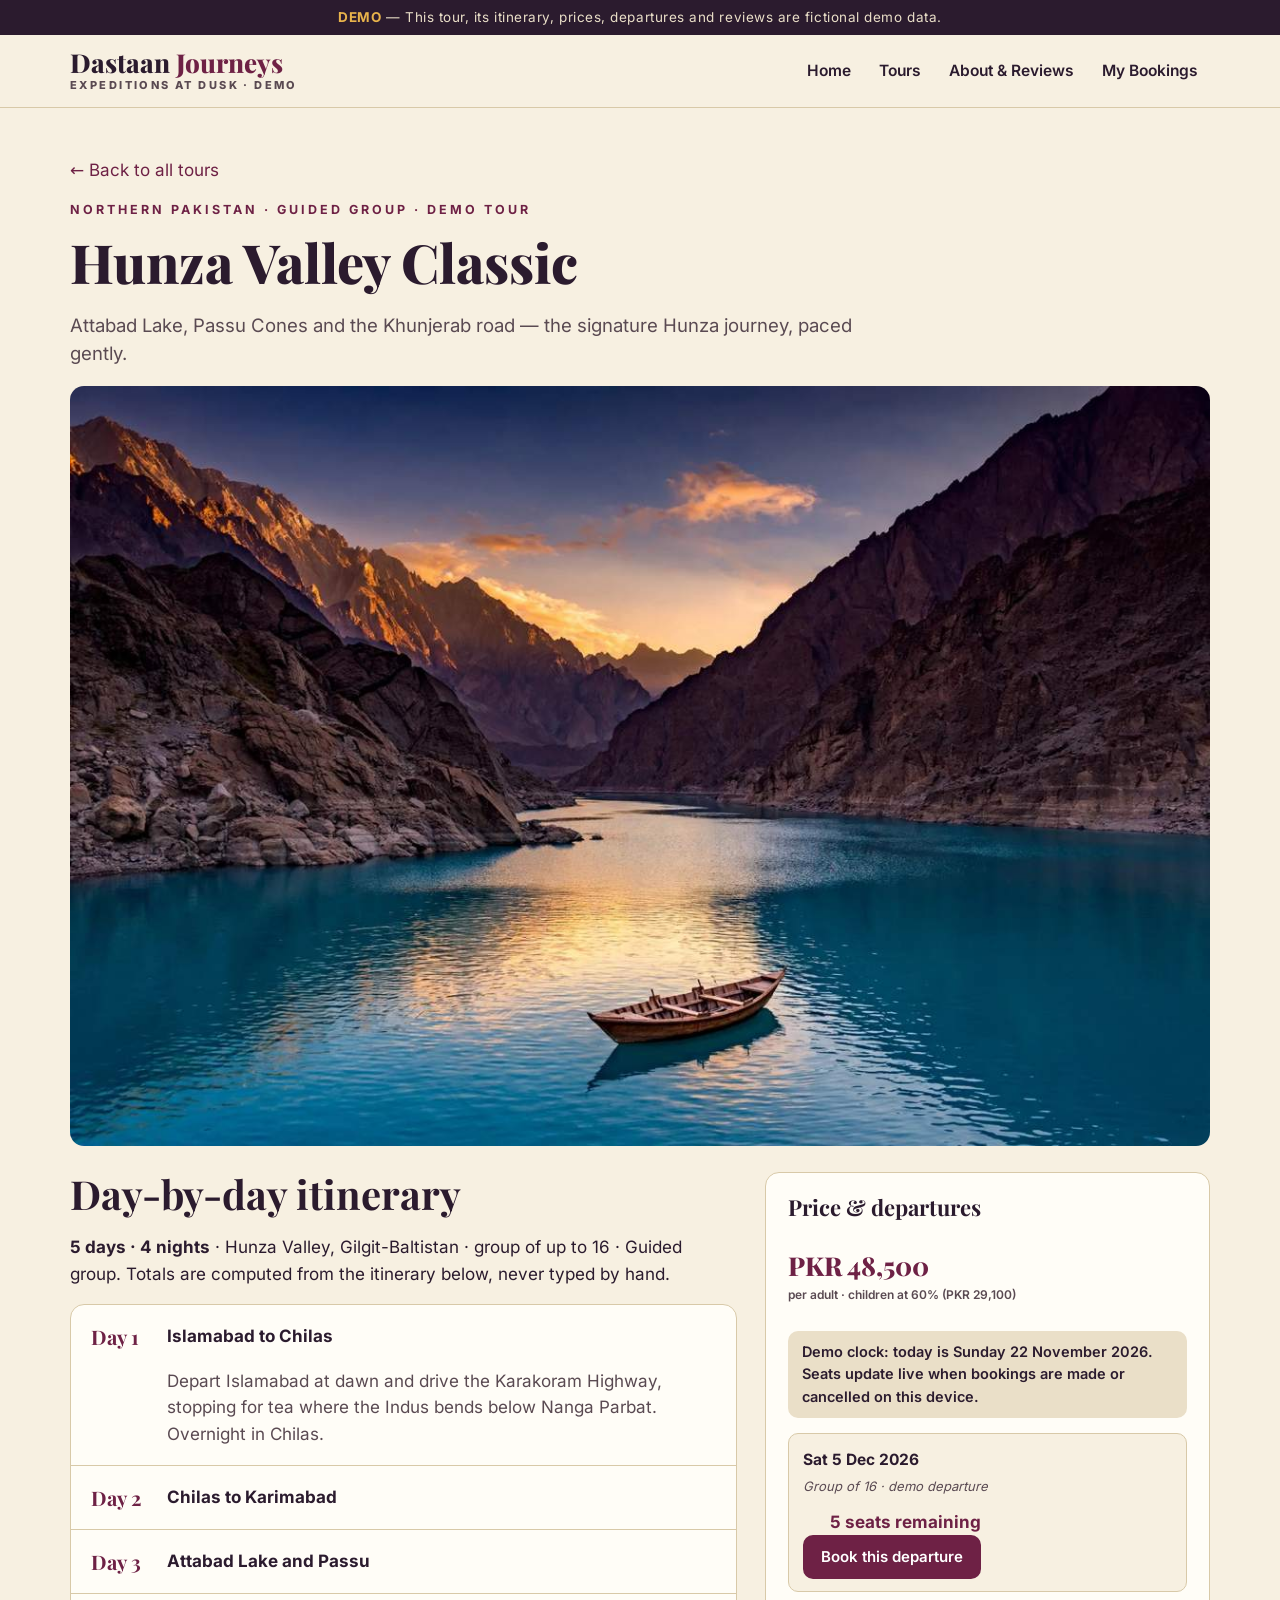
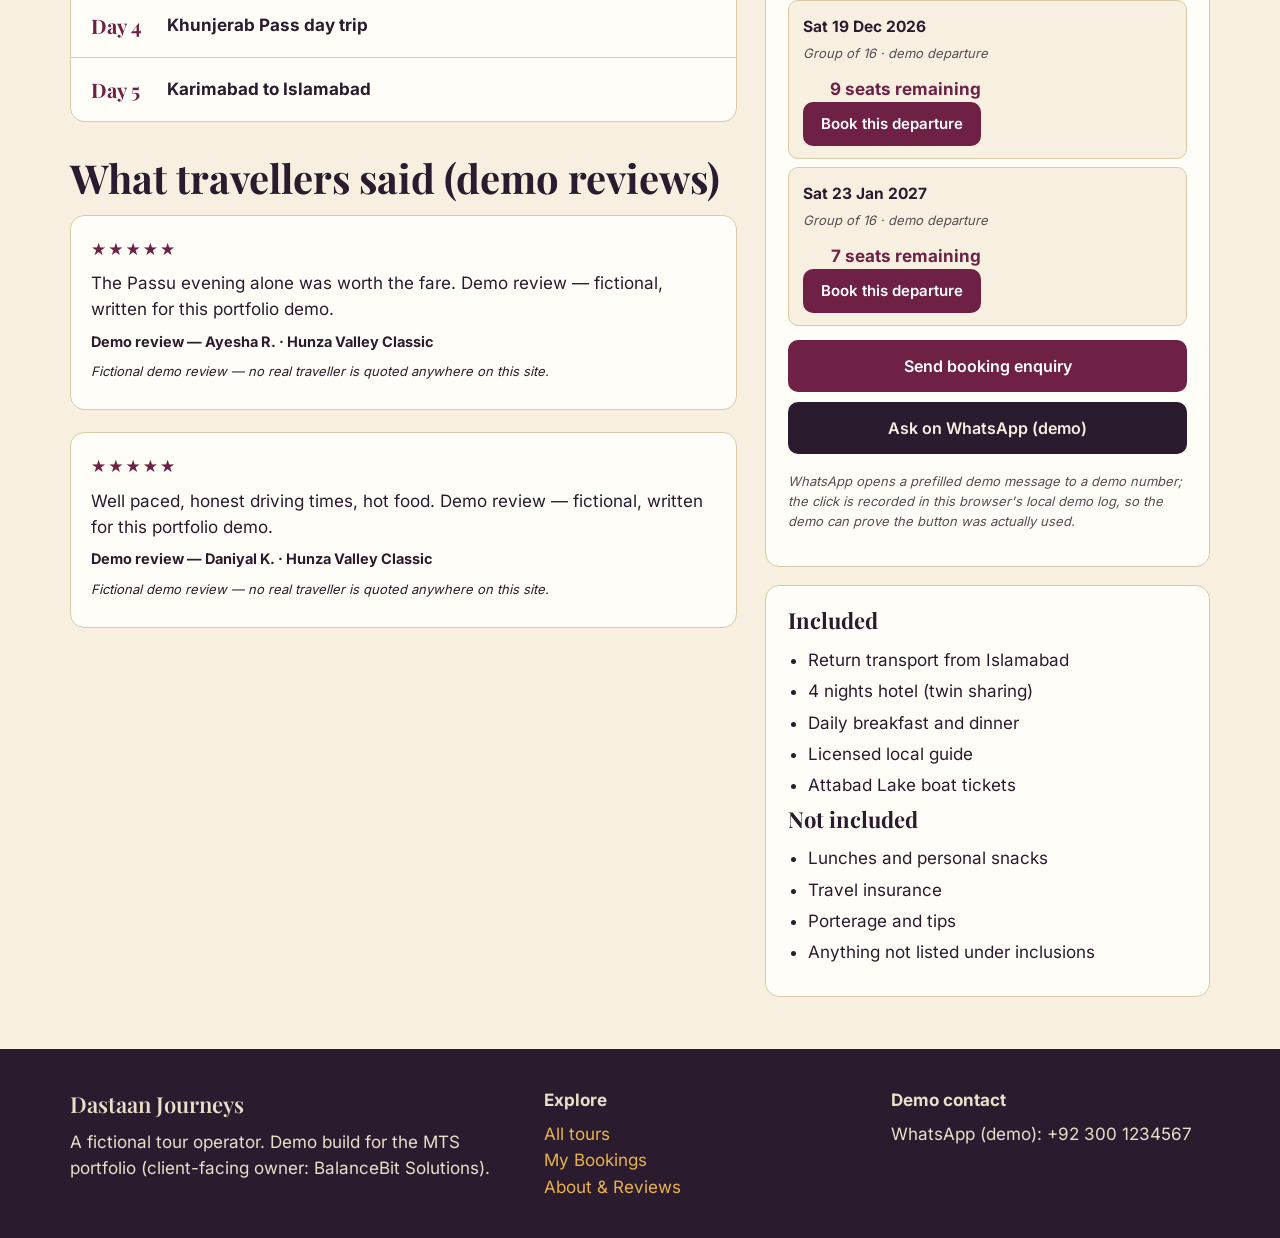
<file: tour.html>
<!DOCTYPE html>
<html lang="en">
<head>
<meta charset="utf-8">
<meta name="viewport" content="width=device-width, initial-scale=1">
<title>Tour Detail — Dastaan Journeys (Demo)</title>
<meta name="description" content="DEMO tour detail: day-by-day itinerary, inclusions and exclusions, departure dates with live seat counts, demo reviews and a booking enquiry path.">
<link rel="icon" href="assets/favicon.svg" type="image/svg+xml">


<link rel="stylesheet" href="assets/fonts/fonts.css">
<link rel="stylesheet" href="css/style.css">
</head>
<body>
<a class="skip" href="#main">Skip to content</a>
<div class="demo-bar"><strong>DEMO</strong> — This tour, its itinerary, prices, departures and reviews are fictional demo data.</div>
<header class="site"><div class="wrap site-in">
  <a class="logo" href="index.html">Dastaan <em>Journeys</em><small>Expeditions at dusk · Demo</small></a>
  <nav class="main" aria-label="Main">
    <a href="index.html">Home</a>
    <a href="tours.html">Tours</a>
    <a href="about.html">About &amp; Reviews</a>
    <a href="bookings.html" data-nav-bookings>My Bookings</a>
  </nav>
</div></header>
<main id="main"><div class="wrap" style="padding-top:32px;padding-bottom:52px" data-detail>
  <p><a href="tours.html">← Back to all tours</a></p>
  <div data-body></div>
  <noscript><p class="empty">Tour details are rendered with JavaScript in this demo. Try the <a href="tour.html?id=hunza-classic">Hunza Valley Classic</a> with JavaScript enabled.</p></noscript>
</div></main>
<footer class="site"><div class="wrap cols">
  <div><p style="font-family:var(--serif);font-size:22px;margin:0 0 8px">Dastaan Journeys</p>
  <p style="margin:0">A fictional tour operator. Demo build for the MTS portfolio (client-facing owner: BalanceBit Solutions).</p></div>
  <div><p style="font-weight:700;margin:0 0 8px">Explore</p>
  <p style="margin:0"><a href="tours.html">All tours</a><br><a href="bookings.html">My Bookings</a><br><a href="about.html">About &amp; Reviews</a></p></div>
  <div><p style="font-weight:700;margin:0 0 8px">Demo contact</p>
  <p style="margin:0">WhatsApp (demo): +92 300 1234567</p></div>
</div></footer>
<script src="js/logic.js"></script>
<script src="js/site.js"></script>
<script src="js/tour.js"></script>
</body>
</html>
</file>
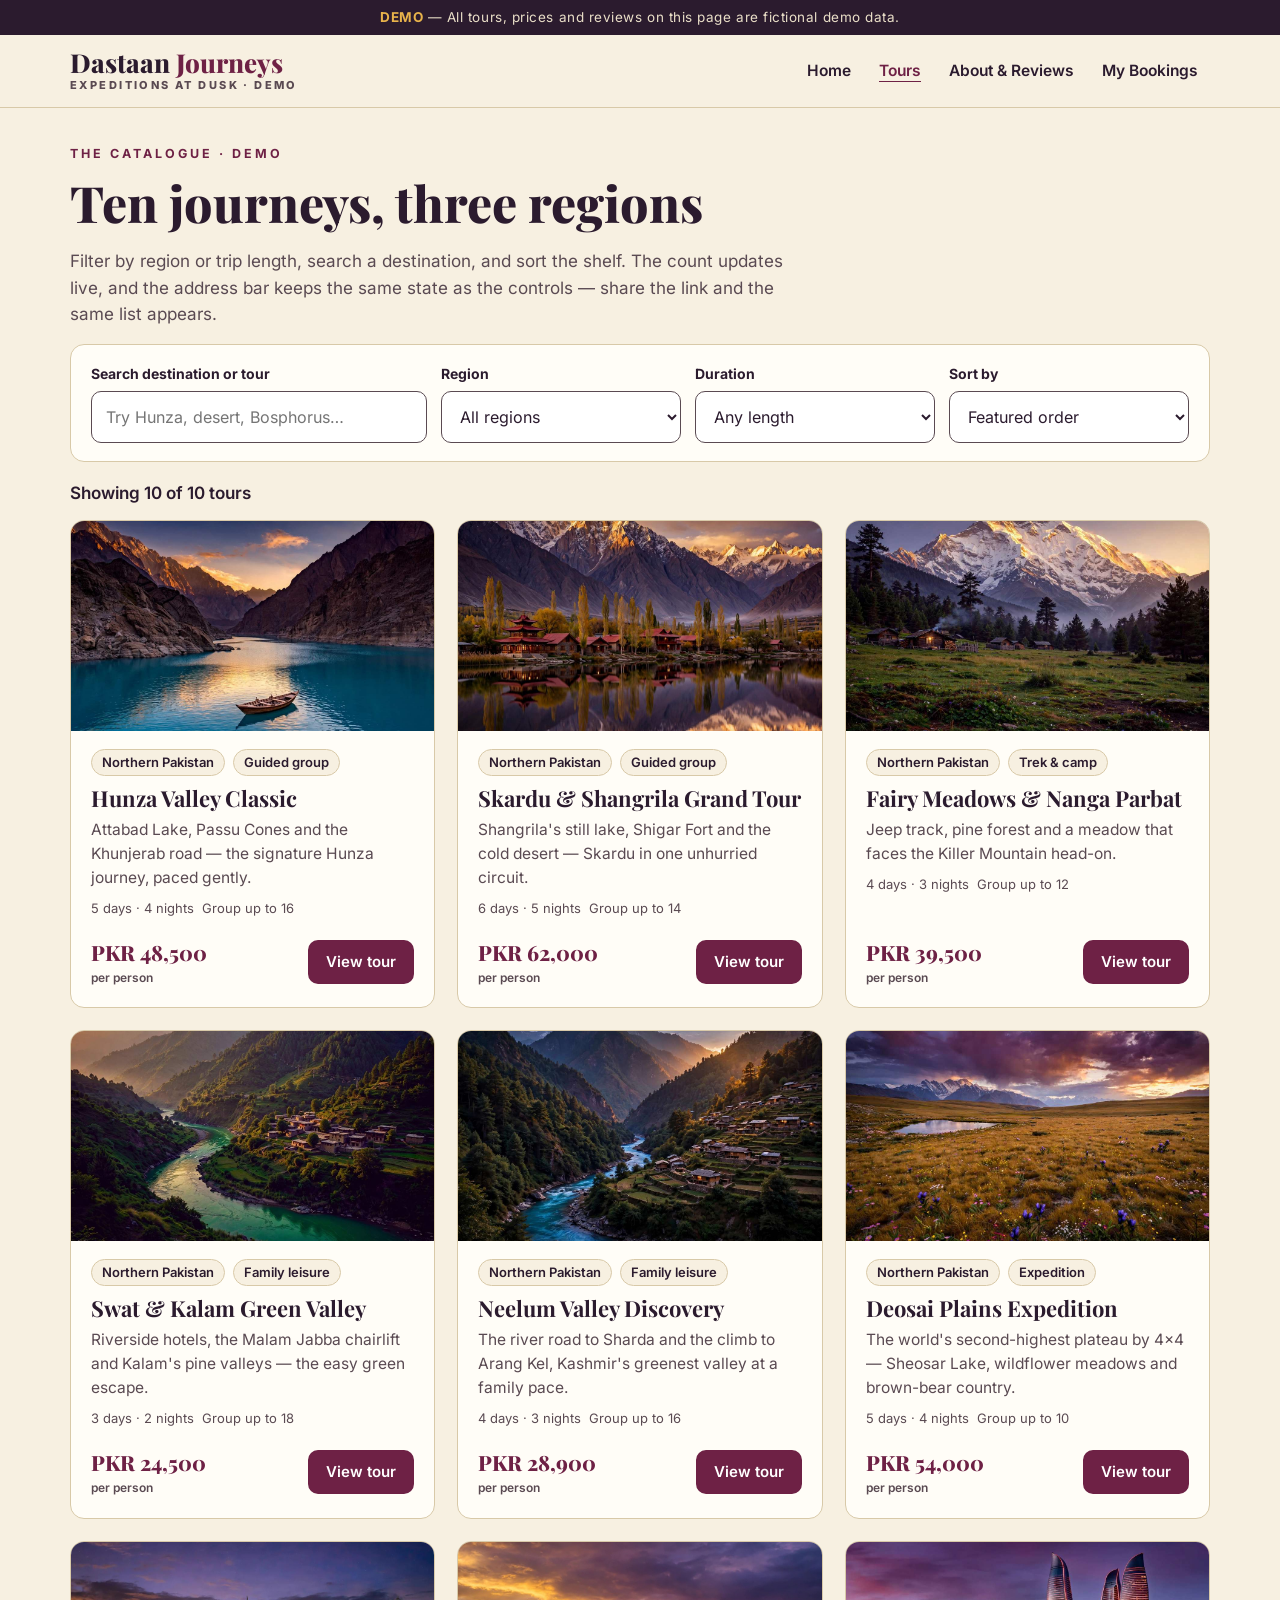
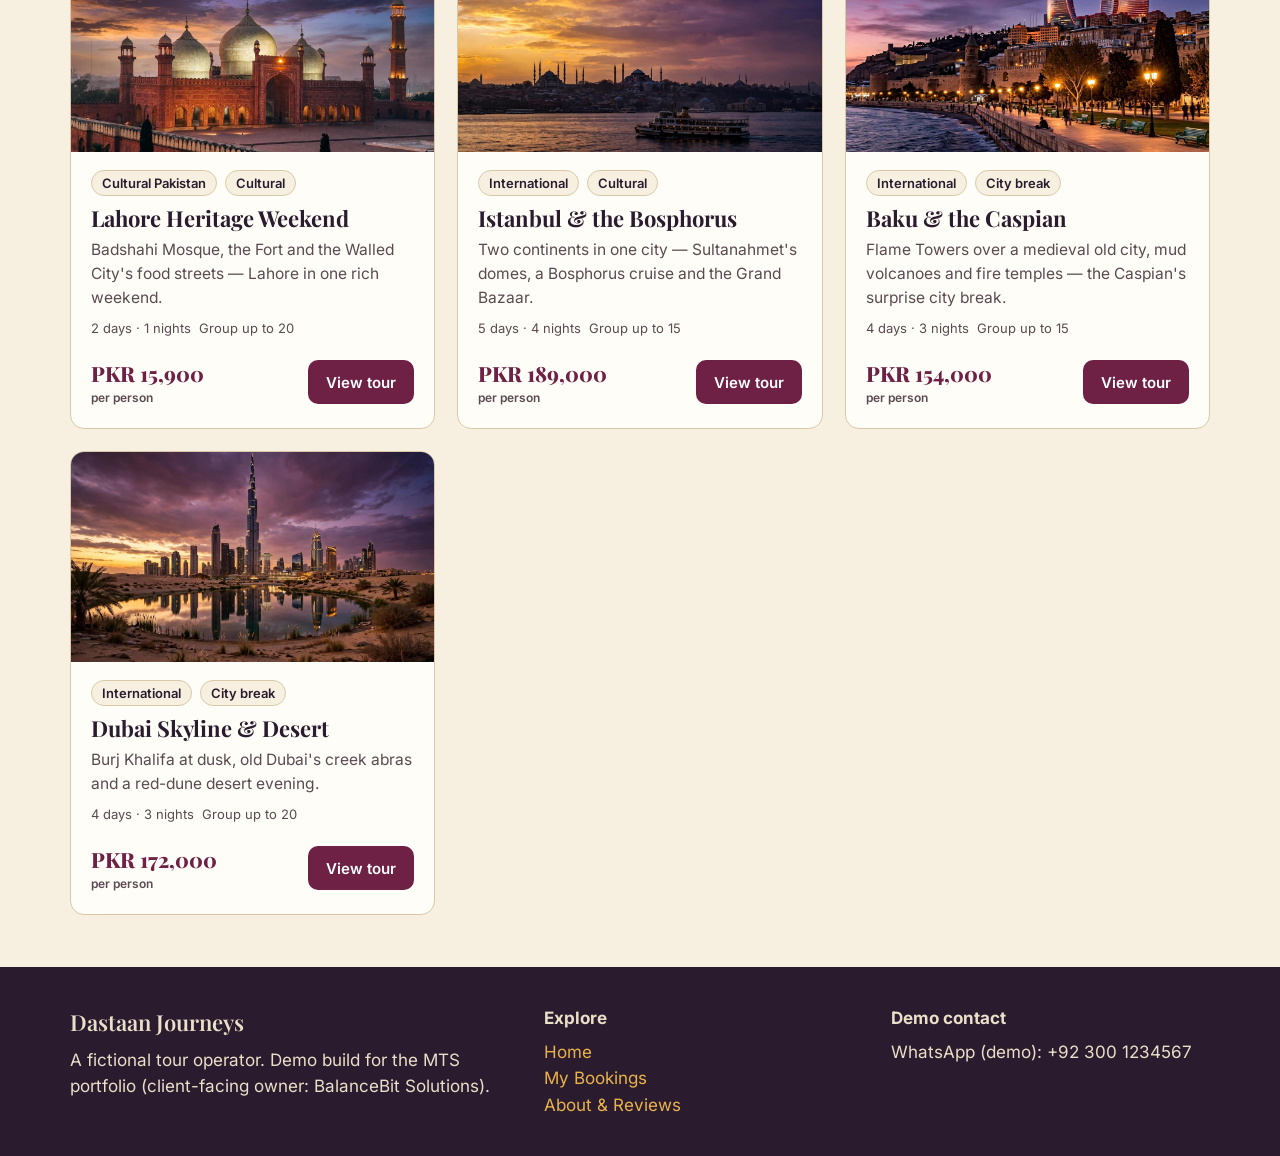
<file: tours.html>
<!DOCTYPE html>
<html lang="en">
<head>
<meta charset="utf-8">
<meta name="viewport" content="width=device-width, initial-scale=1">
<title>All Tours — Dastaan Journeys (Demo)</title>
<meta name="description" content="DEMO catalogue of 10 fictional tours: filter by region and duration, search, and sort by price or length. Every tour has a full itinerary page.">
<link rel="icon" href="assets/favicon.svg" type="image/svg+xml">


<link rel="stylesheet" href="assets/fonts/fonts.css">
<link rel="stylesheet" href="css/style.css">
</head>
<body>
<a class="skip" href="#main">Skip to content</a>
<div class="demo-bar"><strong>DEMO</strong> — All tours, prices and reviews on this page are fictional demo data.</div>
<header class="site"><div class="wrap site-in">
  <a class="logo" href="index.html">Dastaan <em>Journeys</em><small>Expeditions at dusk · Demo</small></a>
  <nav class="main" aria-label="Main">
    <a href="index.html">Home</a>
    <a href="tours.html" aria-current="page">Tours</a>
    <a href="about.html">About &amp; Reviews</a>
    <a href="bookings.html" data-nav-bookings>My Bookings</a>
  </nav>
</div></header>
<main id="main"><section class="band" style="padding-top:36px"><div class="wrap">
  <p class="eyebrow">The catalogue · Demo</p>
  <h1 style="font-size:clamp(34px,4.6vw,50px)">Ten journeys, three regions</h1>
  <p style="max-width:44em;color:var(--muted)">Filter by region or trip length, search a destination, and sort the shelf. The count updates live, and the address bar keeps the same state as the controls — share the link and the same list appears.</p>

  <form class="filters" data-filters aria-label="Filter tours">
    <div><label class="flabel" for="f-q">Search destination or tour</label>
    <input type="text" id="f-q" data-q placeholder="Try Hunza, desert, Bosphorus…"></div>
    <div><label class="flabel" for="f-region">Region</label>
    <select id="f-region" data-region>
      <option value="all">All regions</option>
      <option value="Northern Pakistan">Northern Pakistan</option>
      <option value="Cultural Pakistan">Cultural Pakistan</option>
      <option value="International">International</option>
    </select></div>
    <div><label class="flabel" for="f-band">Duration</label>
    <select id="f-band" data-band>
      <option value="all">Any length</option>
      <option value="short">1–3 days</option>
      <option value="mid">4–5 days</option>
      <option value="long">6+ days</option>
    </select></div>
    <div><label class="flabel" for="f-sort">Sort by</label>
    <select id="f-sort" data-sort>
      <option value="featured">Featured order</option>
      <option value="price-asc">Price: low to high</option>
      <option value="price-desc">Price: high to low</option>
      <option value="days-asc">Duration: shortest first</option>
      <option value="days-desc">Duration: longest first</option>
    </select></div>
  </form>

  <p class="count-line" data-count aria-live="polite"></p>
  <div class="grid" data-grid></div>
  <div class="empty" data-empty hidden>
    <h3>No tours match that combination</h3>
    <p data-empty-text></p>
    <button class="btn" type="button" data-reset>Reset all filters</button>
  </div>
  <noscript><p class="empty">The catalogue is rendered with JavaScript in this demo — enable JavaScript to browse the 10 tours, or open a tour directly, for example <a href="tour.html?id=hunza-classic">Hunza Valley Classic</a>.</p></noscript>
</div></section></main>
<footer class="site"><div class="wrap cols">
  <div><p style="font-family:var(--serif);font-size:22px;margin:0 0 8px">Dastaan Journeys</p>
  <p style="margin:0">A fictional tour operator. Demo build for the MTS portfolio (client-facing owner: BalanceBit Solutions).</p></div>
  <div><p style="font-weight:700;margin:0 0 8px">Explore</p>
  <p style="margin:0"><a href="index.html">Home</a><br><a href="bookings.html">My Bookings</a><br><a href="about.html">About &amp; Reviews</a></p></div>
  <div><p style="font-weight:700;margin:0 0 8px">Demo contact</p>
  <p style="margin:0">WhatsApp (demo): +92 300 1234567</p></div>
</div></footer>
<script src="js/logic.js"></script>
<script src="js/site.js"></script>
<script src="js/tours.js"></script>
</body>
</html>
</file>
<file: assets/fonts/fonts.css>
/* Self-hosted webfonts (Google Fonts, OFL) — downloaded 2026-11-22.
   Replaces the fonts.googleapis.com stylesheet so the design renders
   identically with or without external network access. */
/* latin */
@font-face {
  font-family: 'Inter';
  font-style: normal;
  font-weight: 400;
  font-display: swap;
  src: url(./inter-normal-latin-56724408.woff2) format('woff2');
  unicode-range: U+0000-00FF, U+0131, U+0152-0153, U+02BB-02BC, U+02C6, U+02DA, U+02DC, U+0304, U+0308, U+0329, U+2000-206F, U+20AC, U+2122, U+2191, U+2193, U+2212, U+2215, U+FEFF, U+FFFD;
}
/* latin-ext */
@font-face {
  font-family: 'Inter';
  font-style: normal;
  font-weight: 400;
  font-display: swap;
  src: url(./inter-normal-latin-ext-39529051.woff2) format('woff2');
  unicode-range: U+0100-02BA, U+02BD-02C5, U+02C7-02CC, U+02CE-02D7, U+02DD-02FF, U+0304, U+0308, U+0329, U+1D00-1DBF, U+1E00-1E9F, U+1EF2-1EFF, U+2020, U+20A0-20AB, U+20AD-20C4, U+2113, U+2C60-2C7F, U+A720-A7FF;
}
/* latin */
@font-face {
  font-family: 'Inter';
  font-style: normal;
  font-weight: 600;
  font-display: swap;
  src: url(./inter-normal-latin-56724408.woff2) format('woff2');
  unicode-range: U+0000-00FF, U+0131, U+0152-0153, U+02BB-02BC, U+02C6, U+02DA, U+02DC, U+0304, U+0308, U+0329, U+2000-206F, U+20AC, U+2122, U+2191, U+2193, U+2212, U+2215, U+FEFF, U+FFFD;
}
/* latin-ext */
@font-face {
  font-family: 'Inter';
  font-style: normal;
  font-weight: 600;
  font-display: swap;
  src: url(./inter-normal-latin-ext-39529051.woff2) format('woff2');
  unicode-range: U+0100-02BA, U+02BD-02C5, U+02C7-02CC, U+02CE-02D7, U+02DD-02FF, U+0304, U+0308, U+0329, U+1D00-1DBF, U+1E00-1E9F, U+1EF2-1EFF, U+2020, U+20A0-20AB, U+20AD-20C4, U+2113, U+2C60-2C7F, U+A720-A7FF;
}
/* latin */
@font-face {
  font-family: 'Inter';
  font-style: normal;
  font-weight: 700;
  font-display: swap;
  src: url(./inter-normal-latin-56724408.woff2) format('woff2');
  unicode-range: U+0000-00FF, U+0131, U+0152-0153, U+02BB-02BC, U+02C6, U+02DA, U+02DC, U+0304, U+0308, U+0329, U+2000-206F, U+20AC, U+2122, U+2191, U+2193, U+2212, U+2215, U+FEFF, U+FFFD;
}
/* latin-ext */
@font-face {
  font-family: 'Inter';
  font-style: normal;
  font-weight: 700;
  font-display: swap;
  src: url(./inter-normal-latin-ext-39529051.woff2) format('woff2');
  unicode-range: U+0100-02BA, U+02BD-02C5, U+02C7-02CC, U+02CE-02D7, U+02DD-02FF, U+0304, U+0308, U+0329, U+1D00-1DBF, U+1E00-1E9F, U+1EF2-1EFF, U+2020, U+20A0-20AB, U+20AD-20C4, U+2113, U+2C60-2C7F, U+A720-A7FF;
}
/* latin */
@font-face {
  font-family: 'Inter';
  font-style: normal;
  font-weight: 800;
  font-display: swap;
  src: url(./inter-normal-latin-56724408.woff2) format('woff2');
  unicode-range: U+0000-00FF, U+0131, U+0152-0153, U+02BB-02BC, U+02C6, U+02DA, U+02DC, U+0304, U+0308, U+0329, U+2000-206F, U+20AC, U+2122, U+2191, U+2193, U+2212, U+2215, U+FEFF, U+FFFD;
}
/* latin-ext */
@font-face {
  font-family: 'Inter';
  font-style: normal;
  font-weight: 800;
  font-display: swap;
  src: url(./inter-normal-latin-ext-39529051.woff2) format('woff2');
  unicode-range: U+0100-02BA, U+02BD-02C5, U+02C7-02CC, U+02CE-02D7, U+02DD-02FF, U+0304, U+0308, U+0329, U+1D00-1DBF, U+1E00-1E9F, U+1EF2-1EFF, U+2020, U+20A0-20AB, U+20AD-20C4, U+2113, U+2C60-2C7F, U+A720-A7FF;
}
/* latin */
@font-face {
  font-family: 'Playfair Display';
  font-style: normal;
  font-weight: 600;
  font-display: swap;
  src: url(./playfair-display-normal-latin-48d1e9cd.woff2) format('woff2');
  unicode-range: U+0000-00FF, U+0131, U+0152-0153, U+02BB-02BC, U+02C6, U+02DA, U+02DC, U+0304, U+0308, U+0329, U+2000-206F, U+20AC, U+2122, U+2191, U+2193, U+2212, U+2215, U+FEFF, U+FFFD;
}
/* latin-ext */
@font-face {
  font-family: 'Playfair Display';
  font-style: normal;
  font-weight: 600;
  font-display: swap;
  src: url(./playfair-display-normal-latin-ext-4136269b.woff2) format('woff2');
  unicode-range: U+0100-02BA, U+02BD-02C5, U+02C7-02CC, U+02CE-02D7, U+02DD-02FF, U+0304, U+0308, U+0329, U+1D00-1DBF, U+1E00-1E9F, U+1EF2-1EFF, U+2020, U+20A0-20AB, U+20AD-20C4, U+2113, U+2C60-2C7F, U+A720-A7FF;
}
/* latin */
@font-face {
  font-family: 'Playfair Display';
  font-style: normal;
  font-weight: 700;
  font-display: swap;
  src: url(./playfair-display-normal-latin-48d1e9cd.woff2) format('woff2');
  unicode-range: U+0000-00FF, U+0131, U+0152-0153, U+02BB-02BC, U+02C6, U+02DA, U+02DC, U+0304, U+0308, U+0329, U+2000-206F, U+20AC, U+2122, U+2191, U+2193, U+2212, U+2215, U+FEFF, U+FFFD;
}
/* latin-ext */
@font-face {
  font-family: 'Playfair Display';
  font-style: normal;
  font-weight: 700;
  font-display: swap;
  src: url(./playfair-display-normal-latin-ext-4136269b.woff2) format('woff2');
  unicode-range: U+0100-02BA, U+02BD-02C5, U+02C7-02CC, U+02CE-02D7, U+02DD-02FF, U+0304, U+0308, U+0329, U+1D00-1DBF, U+1E00-1E9F, U+1EF2-1EFF, U+2020, U+20A0-20AB, U+20AD-20C4, U+2113, U+2C60-2C7F, U+A720-A7FF;
}
/* latin */
@font-face {
  font-family: 'Playfair Display';
  font-style: normal;
  font-weight: 800;
  font-display: swap;
  src: url(./playfair-display-normal-latin-48d1e9cd.woff2) format('woff2');
  unicode-range: U+0000-00FF, U+0131, U+0152-0153, U+02BB-02BC, U+02C6, U+02DA, U+02DC, U+0304, U+0308, U+0329, U+2000-206F, U+20AC, U+2122, U+2191, U+2193, U+2212, U+2215, U+FEFF, U+FFFD;
}
/* latin-ext */
@font-face {
  font-family: 'Playfair Display';
  font-style: normal;
  font-weight: 800;
  font-display: swap;
  src: url(./playfair-display-normal-latin-ext-4136269b.woff2) format('woff2');
  unicode-range: U+0100-02BA, U+02BD-02C5, U+02C7-02CC, U+02CE-02D7, U+02DD-02FF, U+0304, U+0308, U+0329, U+1D00-1DBF, U+1E00-1E9F, U+1EF2-1EFF, U+2020, U+20A0-20AB, U+20AD-20C4, U+2113, U+2C60-2C7F, U+A720-A7FF;
}
</file>
<file: assets/vendor/lenis.css>
html.lenis,
html.lenis body {
  height: auto;
}

.lenis:not(.lenis-autoToggle).lenis-stopped {
  overflow: clip;
}

.lenis [data-lenis-prevent],
.lenis [data-lenis-prevent-wheel],
.lenis [data-lenis-prevent-touch],
.lenis [data-lenis-prevent-vertical],
.lenis [data-lenis-prevent-horizontal] {
  overscroll-behavior: contain;
}

.lenis.lenis-smooth iframe {
  pointer-events: none;
}

.lenis.lenis-autoToggle {
  transition-property: overflow;
  transition-duration: 1ms;
  transition-behavior: allow-discrete;
}
</file>
<file: css/style.css>
/* Dastaan Journeys — Dusk Expedition Editorial.
   Tokens: paper #F7F0E1 · plum-ink #2B1B2E · plum accent #6E2145 · sand #EADFC8 ·
   dusk gold #E8B34B (on dark only) · muted #5A4A52 · error #B3261E (only extra hue). */
:root{
  --paper:#F7F0E1; --ink:#2B1B2E; --plum:#6E2145; --sand:#EADFC8; --gold:#E8B34B;
  --muted:#5A4A52; --line:#D8C9A8; --err:#B3261E; --card:#FFFDF7;
  --serif:"Playfair Display",Georgia,serif; --sans:"Inter",system-ui,sans-serif;
}
*{box-sizing:border-box}
html{scroll-behavior:smooth}
body{margin:0;background:var(--paper);color:var(--ink);font-family:var(--sans);font-size:17px;line-height:1.55}
img{max-width:100%;display:block}
a{color:var(--plum);text-decoration:none}
:focus-visible{outline:3px solid var(--plum);outline-offset:2px}
.skip{position:absolute;left:-9999px;top:0;background:var(--ink);color:var(--paper);padding:10px 16px;z-index:50}
.skip:focus{left:8px;top:8px}
.wrap{max-width:1180px;margin:0 auto;padding:0 20px}
.demo-bar{background:var(--ink);color:var(--sand);text-align:center;font-size:13.5px;letter-spacing:.04em;padding:7px 12px}
.demo-bar strong{color:var(--gold)}
header.site{background:var(--paper);border-bottom:1px solid var(--line)}
.site-in{display:flex;align-items:center;gap:18px;flex-wrap:wrap;padding-block:14px}
.logo{font-family:var(--serif);font-weight:800;font-size:26px;color:var(--ink);text-decoration:none;line-height:1}
.logo em{color:var(--plum);font-style:normal}
.logo small{display:block;font-family:var(--sans);font-size:11px;letter-spacing:.22em;text-transform:uppercase;color:var(--muted);margin-top:4px}
nav.main{margin-left:auto;display:flex;gap:4px;flex-wrap:wrap}
nav.main a{color:var(--ink);text-decoration:none;padding:10px 12px;font-weight:600;font-size:15.5px;border-radius:8px;min-height:44px;display:inline-flex;align-items:center}
nav.main a[aria-current="page"]{color:var(--plum);text-decoration:underline;text-underline-offset:5px}
.btn{display:inline-flex;align-items:center;justify-content:center;gap:8px;background:var(--plum);color:#fff;border:2px solid var(--plum);
  font:600 16px var(--sans);padding:12px 22px;border-radius:10px;cursor:pointer;text-decoration:none;min-height:52px}
.btn:hover{background:#571A37;border-color:#571A37}
.btn.ghost{background:transparent;color:var(--plum)}
.btn.ghost:hover{background:var(--sand)}
.btn.dark{background:var(--ink);border-color:var(--ink);color:var(--paper)}
.btn.small{min-height:44px;padding:8px 16px;font-size:15px}
.btn.wa{background:var(--ink);border-color:var(--ink);color:var(--paper)}
.hero{background:var(--ink);color:var(--paper)}
.hero-in{display:grid;grid-template-columns:1.05fr .95fr;gap:0;align-items:stretch}
.hero-copy{padding:52px 44px 52px 0}
.eyebrow{letter-spacing:.24em;text-transform:uppercase;font-size:12.5px;font-weight:700;color:var(--plum);margin:0 0 12px}
.hero .eyebrow{color:var(--gold)}
h1,h2,h3{font-family:var(--serif);line-height:1.12;margin:0 0 14px}
h1{font-size:clamp(38px,5.4vw,62px);font-weight:800}
h2{font-size:clamp(28px,3.4vw,40px);font-weight:700}
h3{font-size:22px;font-weight:700}
.hero p.lede{font-size:19px;color:var(--sand);max-width:34em}
.hero-img{width:100%;height:100%;object-fit:cover;min-height:340px;animation:drift 24s ease-in-out infinite alternate}
@keyframes drift{from{transform:scale(1)}to{transform:scale(1.06)}}
.hero-stats{display:flex;gap:26px;flex-wrap:wrap;margin-top:26px}
.hero-stats div strong{display:block;font-family:var(--serif);font-size:26px;color:var(--gold)}
.hero-stats div span{font-size:13.5px;color:var(--sand)}
section.band{padding:52px 0}
section.band.sand{background:var(--sand)}
section.band.dark{background:var(--ink);color:var(--paper)}
section.band.dark .eyebrow{color:var(--gold)}
section.band.dark p{color:var(--sand)}
.grid{display:grid;grid-template-columns:repeat(3,1fr);gap:22px}
.grid.two{grid-template-columns:repeat(2,1fr)}
.card{background:var(--card);border:1px solid var(--line);border-radius:14px;overflow:hidden;display:flex;flex-direction:column}
.card img{width:100%;height:210px;object-fit:cover}
.card-body{padding:18px 20px 20px;display:flex;flex-direction:column;gap:8px;flex:1}
.card .meta{display:flex;gap:8px;flex-wrap:wrap;font-size:13px;color:var(--muted)}
.tag{border:1px solid var(--line);border-radius:999px;padding:2px 10px;background:var(--paper);color:var(--ink);font-weight:600}
.card h3{margin:2px 0 0}
.card h3 a{color:var(--ink);text-decoration:none}
.card p{margin:0;color:var(--muted);font-size:15.5px}
.card-foot{margin-top:auto;display:flex;align-items:center;justify-content:space-between;gap:10px;padding-top:10px}
.price{font-family:var(--serif);font-size:21px;font-weight:800;color:var(--plum);white-space:nowrap}
.price small{display:block;font-family:var(--sans);font-size:12px;font-weight:600;color:var(--muted)}
.filters{background:var(--card);border:1px solid var(--line);border-radius:14px;padding:18px 20px;display:grid;grid-template-columns:1.4fr 1fr 1fr 1fr;gap:14px;align-items:end}
label.flabel{display:block;font-weight:700;font-size:14px;margin-bottom:6px}
input[type="text"],input[type="email"],input[type="tel"],input[type="number"],select,textarea{
  width:100%;font:400 16px var(--sans);padding:12px 14px;min-height:52px;border:1.5px solid var(--muted);
  border-radius:10px;background:#fff;color:var(--ink)}
textarea{min-height:96px}
.count-line{font-weight:600;margin:18px 0 14px}
.empty{border:1.5px dashed var(--plum);border-radius:14px;padding:28px;background:var(--card);text-align:center}
.review{background:var(--card);border:1px solid var(--line);border-radius:14px;padding:20px}
.review .stars{color:var(--plum);letter-spacing:2px;font-size:17px}
.review p{margin:8px 0;color:var(--ink)}
.review .who{font-weight:700;font-size:14.5px}
.demo-note{font-size:13px;color:var(--muted);font-style:italic}
.itin{border:1px solid var(--line);border-radius:14px;background:var(--card);overflow:hidden}
.itin details{border-bottom:1px solid var(--line)}
.itin details:last-child{border-bottom:0}
.itin summary{cursor:pointer;padding:16px 20px;font-weight:700;min-height:52px;display:flex;gap:12px;align-items:center;list-style:none}
.itin summary::-webkit-details-marker{display:none}
.itin summary .dnum{font-family:var(--serif);color:var(--plum);font-size:20px;min-width:64px}
.itin details p{margin:0;padding:0 20px 18px 96px;color:var(--muted)}
.cols{display:grid;grid-template-columns:1.5fr 1fr;gap:28px;align-items:start}
.panel{background:var(--card);border:1px solid var(--line);border-radius:14px;padding:22px}
.panel ul{margin:8px 0;padding-left:20px}
.panel li{margin:5px 0}
.dep{display:flex;justify-content:space-between;gap:10px;border:1px solid var(--line);border-radius:10px;padding:12px 14px;margin:8px 0;background:var(--paper);flex-wrap:wrap}
.dep strong{font-size:15.5px}
.seats{color:var(--plum);font-weight:700}
form.book{display:grid;gap:16px}
.frow{display:grid;grid-template-columns:1fr 1fr;gap:14px}
.err{color:var(--err);font-size:14.5px;font-weight:600;margin:6px 0 0;min-height:0}
.err:empty{display:none}
.addon{display:flex;gap:12px;align-items:flex-start;border:1px solid var(--line);border-radius:10px;padding:12px 14px;background:var(--paper)}
.addon input{width:22px;height:22px;margin-top:3px;flex:none}
.addon .aprice{margin-left:auto;font-weight:700;color:var(--plum);white-space:nowrap}
.quote{background:var(--sand);border-radius:12px;padding:18px 20px}
.quote table{width:100%;border-collapse:collapse}
.quote td{padding:5px 0;vertical-align:top}
.quote td.n{text-align:right;font-variant-numeric:tabular-nums;white-space:nowrap;padding-left:14px}
.quote tr.total td{border-top:2px solid var(--ink);font-weight:800;font-size:19px;padding-top:10px}
.confirm{background:var(--card);border:2px solid var(--plum);border-radius:14px;padding:26px}
.confirm .ref{font-family:var(--serif);font-size:30px;color:var(--plum);font-weight:800}
.booking-card{background:var(--card);border:1px solid var(--line);border-radius:14px;padding:20px;margin-bottom:16px}
footer.site{background:var(--ink);color:var(--sand);padding:38px 0;margin-top:0}
footer.site a{color:var(--gold)}
footer.site .cols{grid-template-columns:1.4fr 1fr 1fr}
.clock-note{background:var(--sand);border-radius:10px;padding:10px 14px;font-size:14.5px;font-weight:600}
@media (max-width:900px){
  .grid,.grid.two{grid-template-columns:1fr 1fr}
  .filters{grid-template-columns:1fr 1fr}
  .hero-in{grid-template-columns:1fr}
  .hero-copy{padding:36px 0 28px}
  .hero-img{min-height:240px}
  .cols{grid-template-columns:1fr}
  footer.site .cols{grid-template-columns:1fr}
}
@media (max-width:560px){
  .grid,.grid.two{grid-template-columns:1fr}
  .filters,.frow{grid-template-columns:1fr}
  .itin details p{padding-left:20px}
  .site-in{gap:8px}
  nav.main{gap:2px}
  nav.main a{padding:9px 5px;font-size:14.5px}
  body{font-size:16px}
}
@media (prefers-reduced-motion: reduce){
  html{scroll-behavior:auto}
  .hero-img{animation:none}
  *{transition:none!important}
}
/* === Premium upgrade 2026-11-22 (Travel) === */
.feeling{font-family:var(--serif);font-style:italic;font-size:clamp(20px,2.6vw,27px);color:var(--gold);margin:0 0 10px;max-width:22em}
.chapter{background:var(--ink);color:var(--paper)}
.chapter .eyebrow{color:var(--gold)}
.chapter-hint{color:var(--sand);max-width:36em}
/* Default state (no-JS, reduced motion, pre-init): complete vertical stack, every photo visible */
.htrack{display:flex;flex-direction:column;gap:22px;padding:10px 20px 6px;max-width:1180px;margin:0 auto}
.hpanel{background:var(--card);color:var(--ink);border-radius:14px;overflow:hidden}
.hpanel img{width:100%;height:300px;object-fit:cover}
.hpanel-copy{padding:20px 22px}
.hday{font-family:var(--serif);color:var(--plum);font-weight:800;letter-spacing:.14em;text-transform:uppercase;font-size:13px;margin:0 0 6px}
.hpanel-copy p{color:var(--muted);margin:0}
.hpanel-end{display:flex;align-items:center;background:var(--sand)}
/* Premium-on state (JS + motion allowed): pinned horizontal track */
html.premium-on .htrack-wrap{overflow:hidden}
html.premium-on .htrack{flex-direction:row;max-width:none;margin:0;padding:6vh 6vw;gap:4vw;width:max-content;align-items:stretch}
html.premium-on .hpanel{flex:0 0 min(72vw,880px);display:flex;flex-direction:column}
html.premium-on .hpanel img{height:52vh;flex:none}
html.premium-on .hpanel-end{flex-basis:min(56vw,620px)}
@media (max-width:700px){html.premium-on .hpanel{flex-basis:86vw}html.premium-on .hpanel img{height:44vh}}
@media (prefers-reduced-motion: reduce){
 .hero-img{animation:none}
 html.premium-on .htrack{flex-direction:column;width:auto;max-width:1180px;margin:0 auto;padding:10px 20px 6px}
 html.premium-on .hpanel{flex:none}
}
</file>
